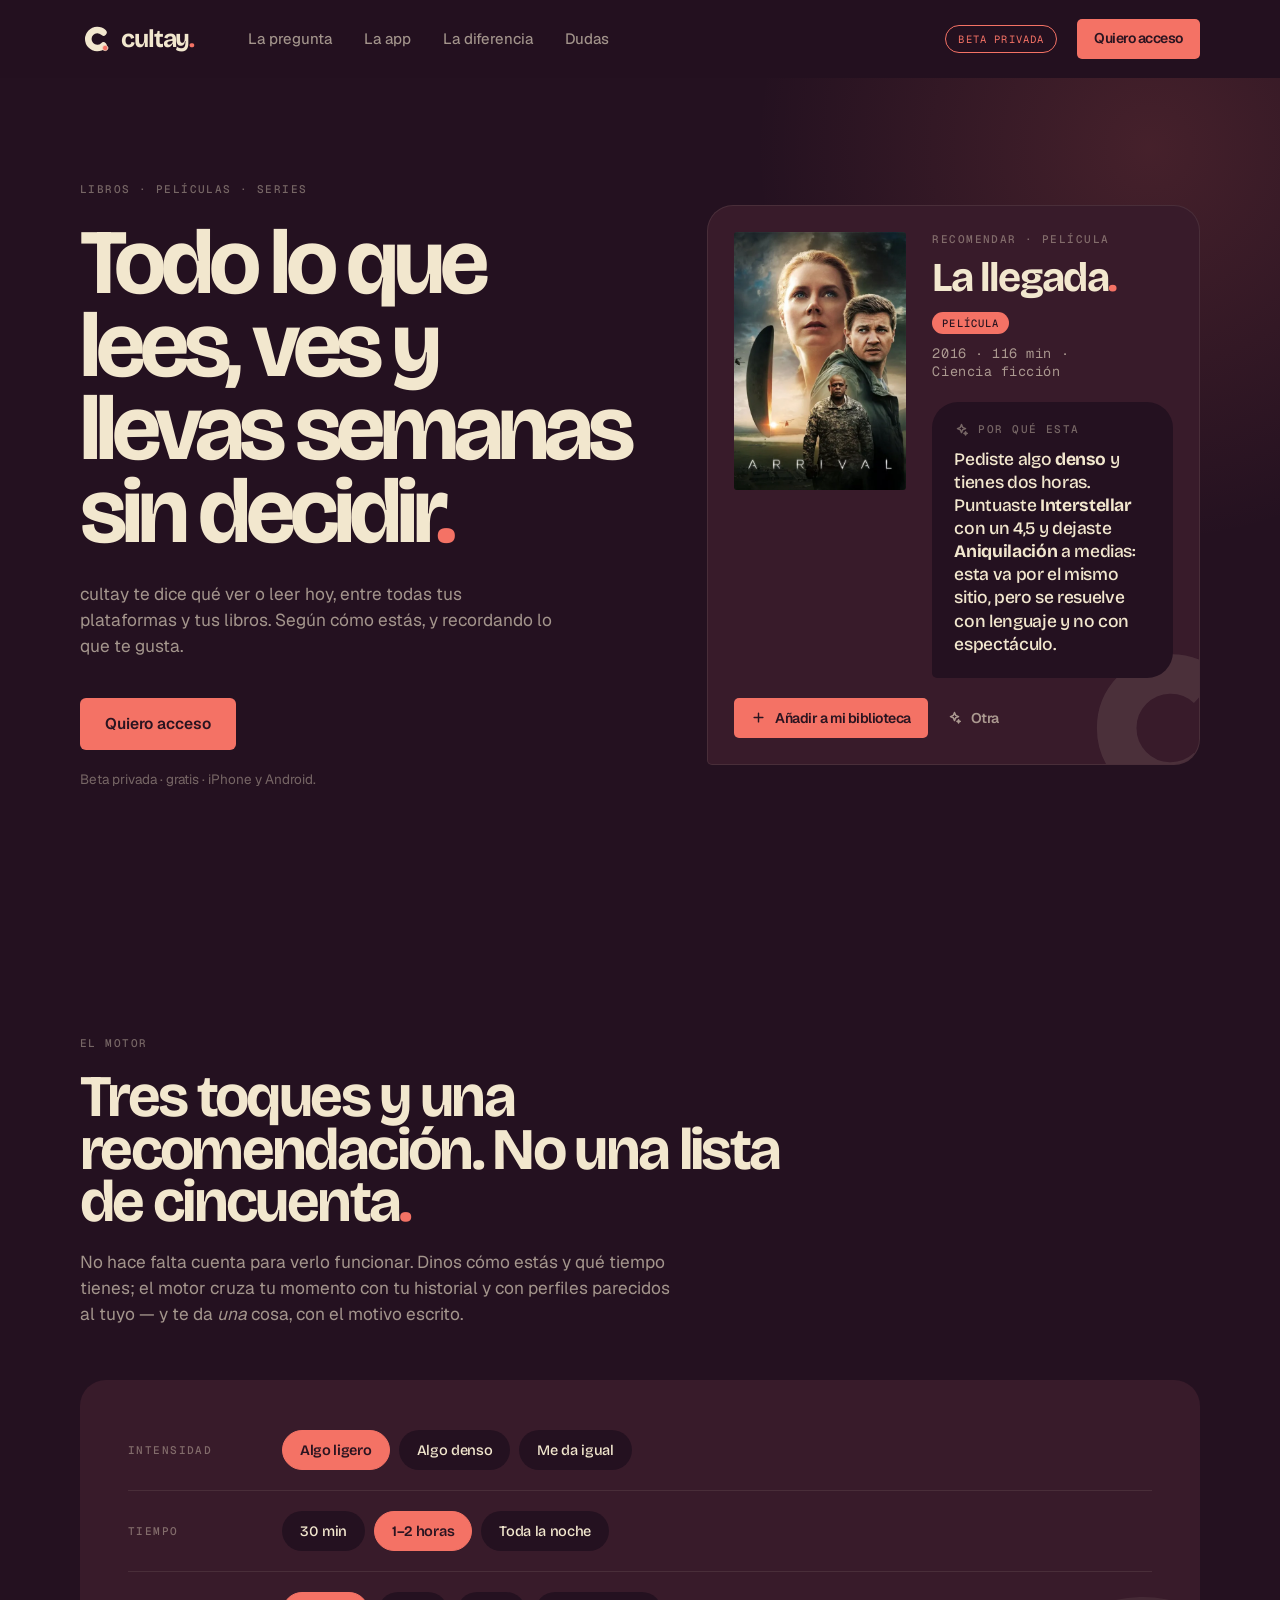
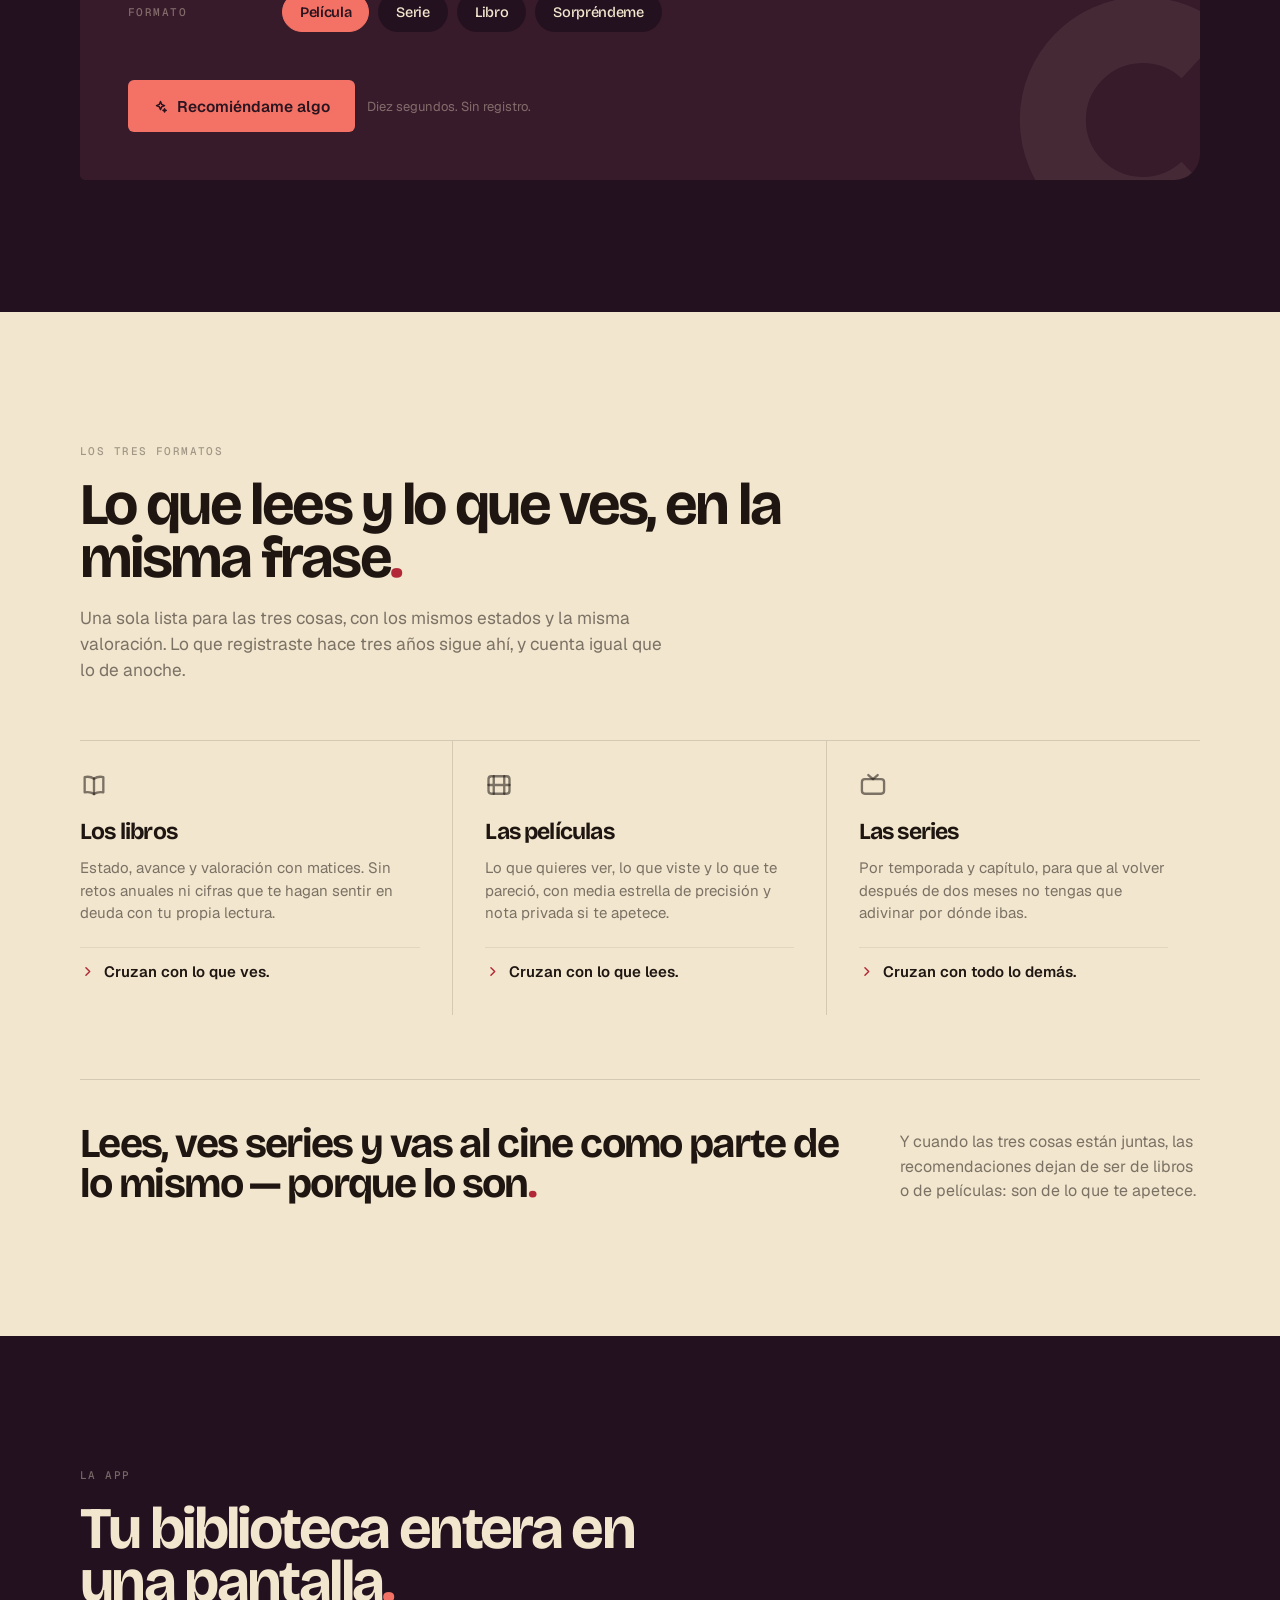
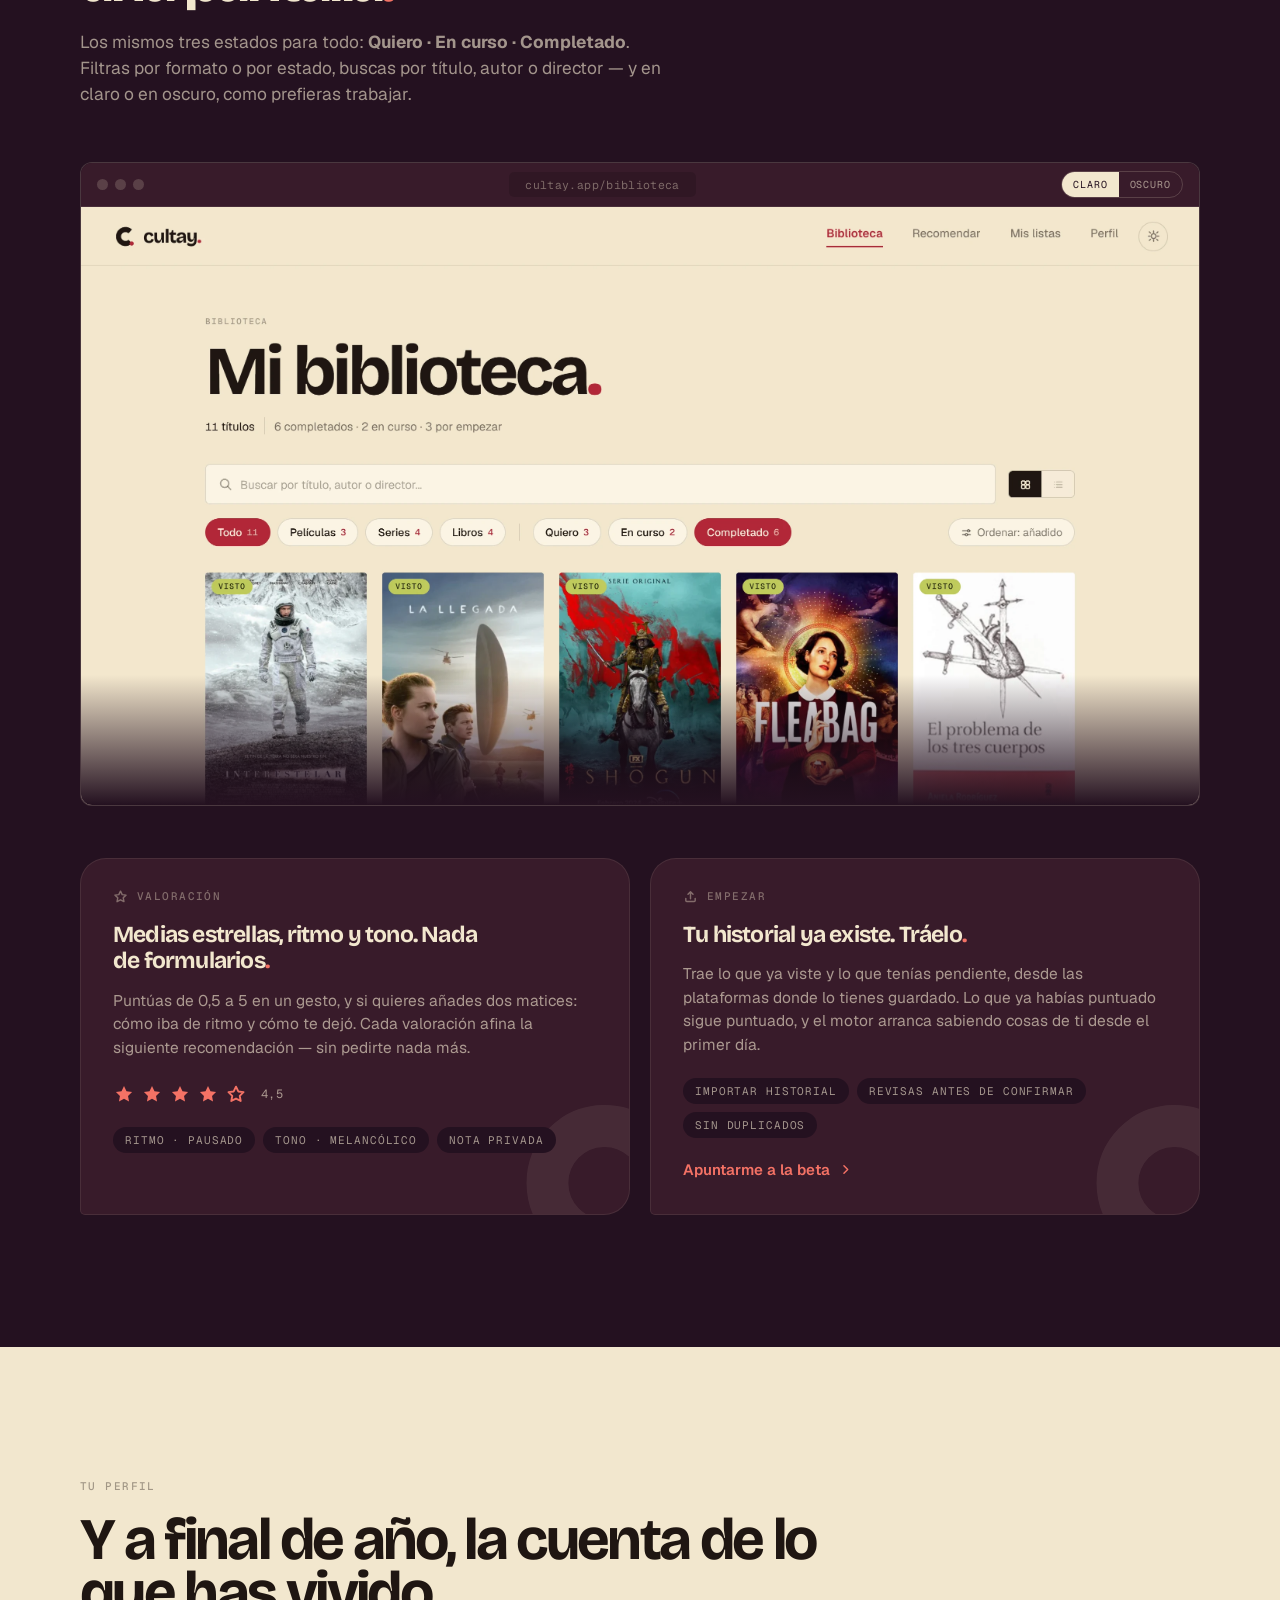
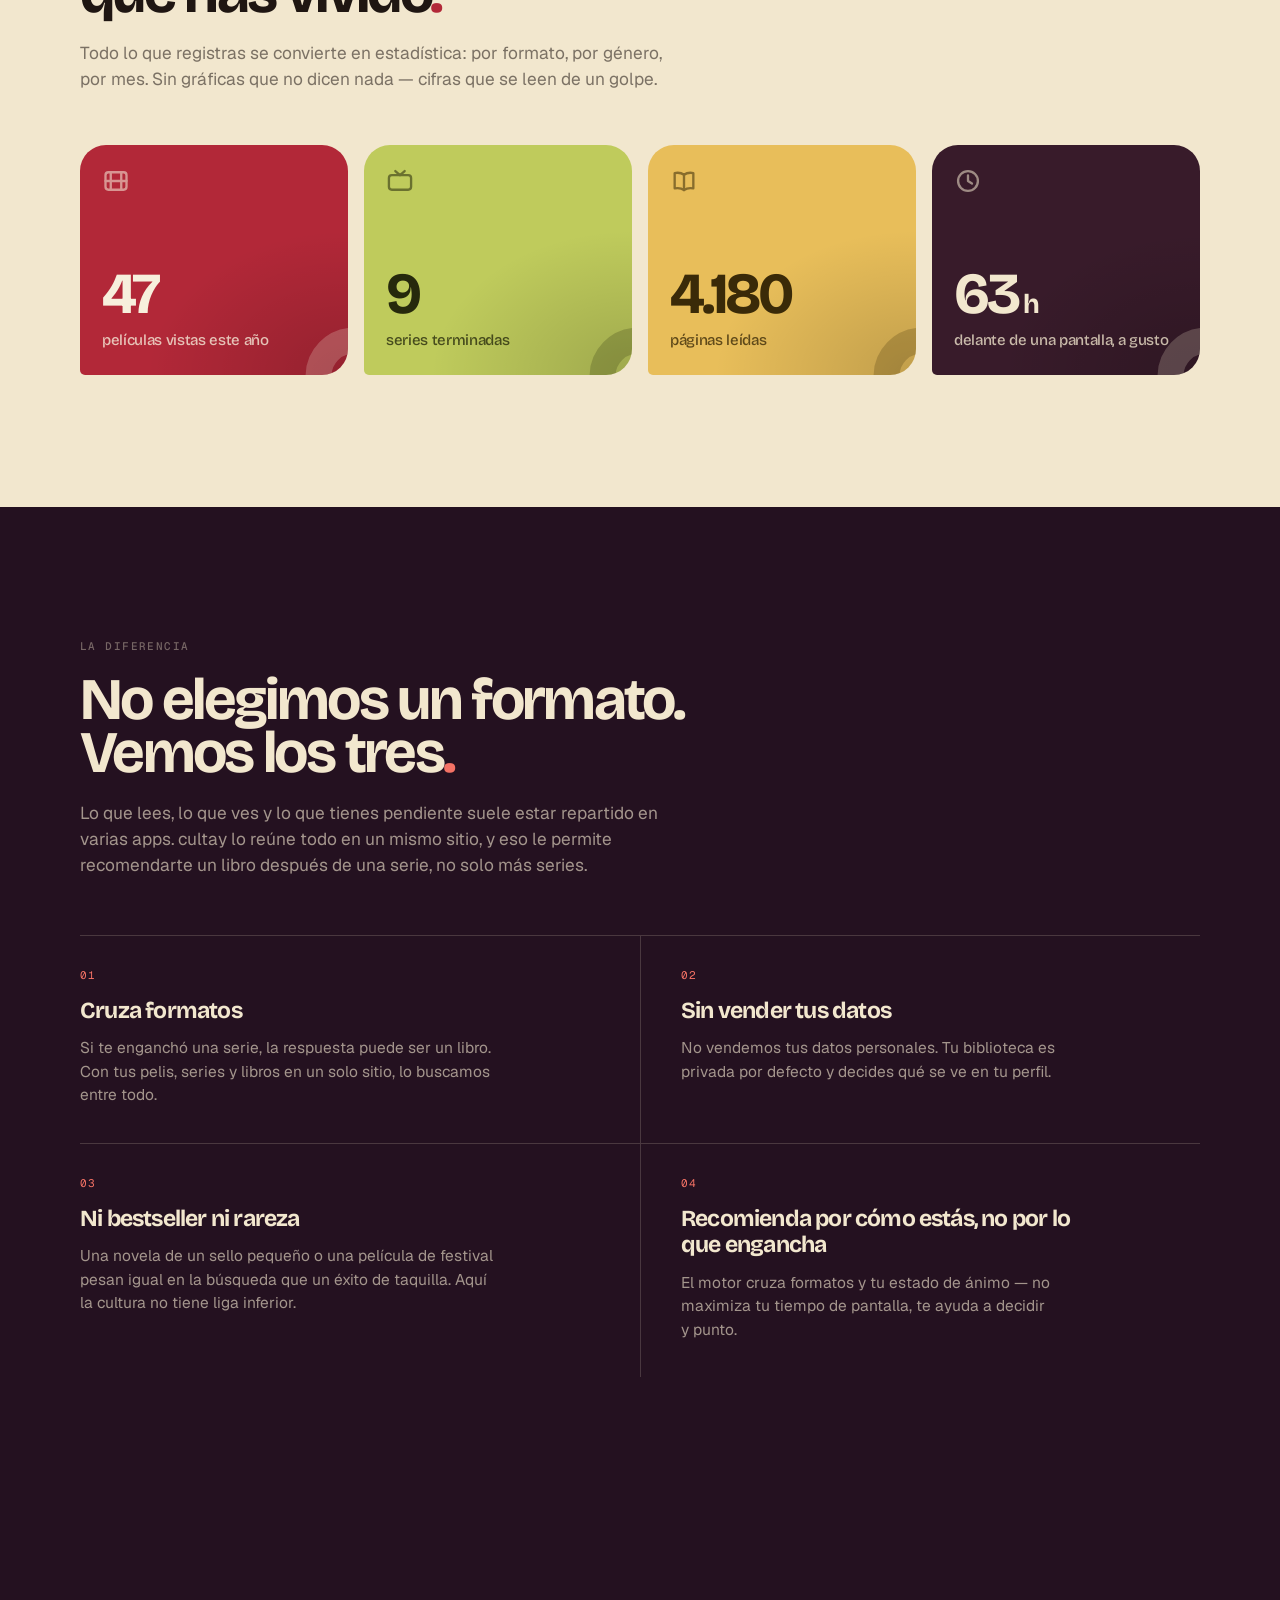
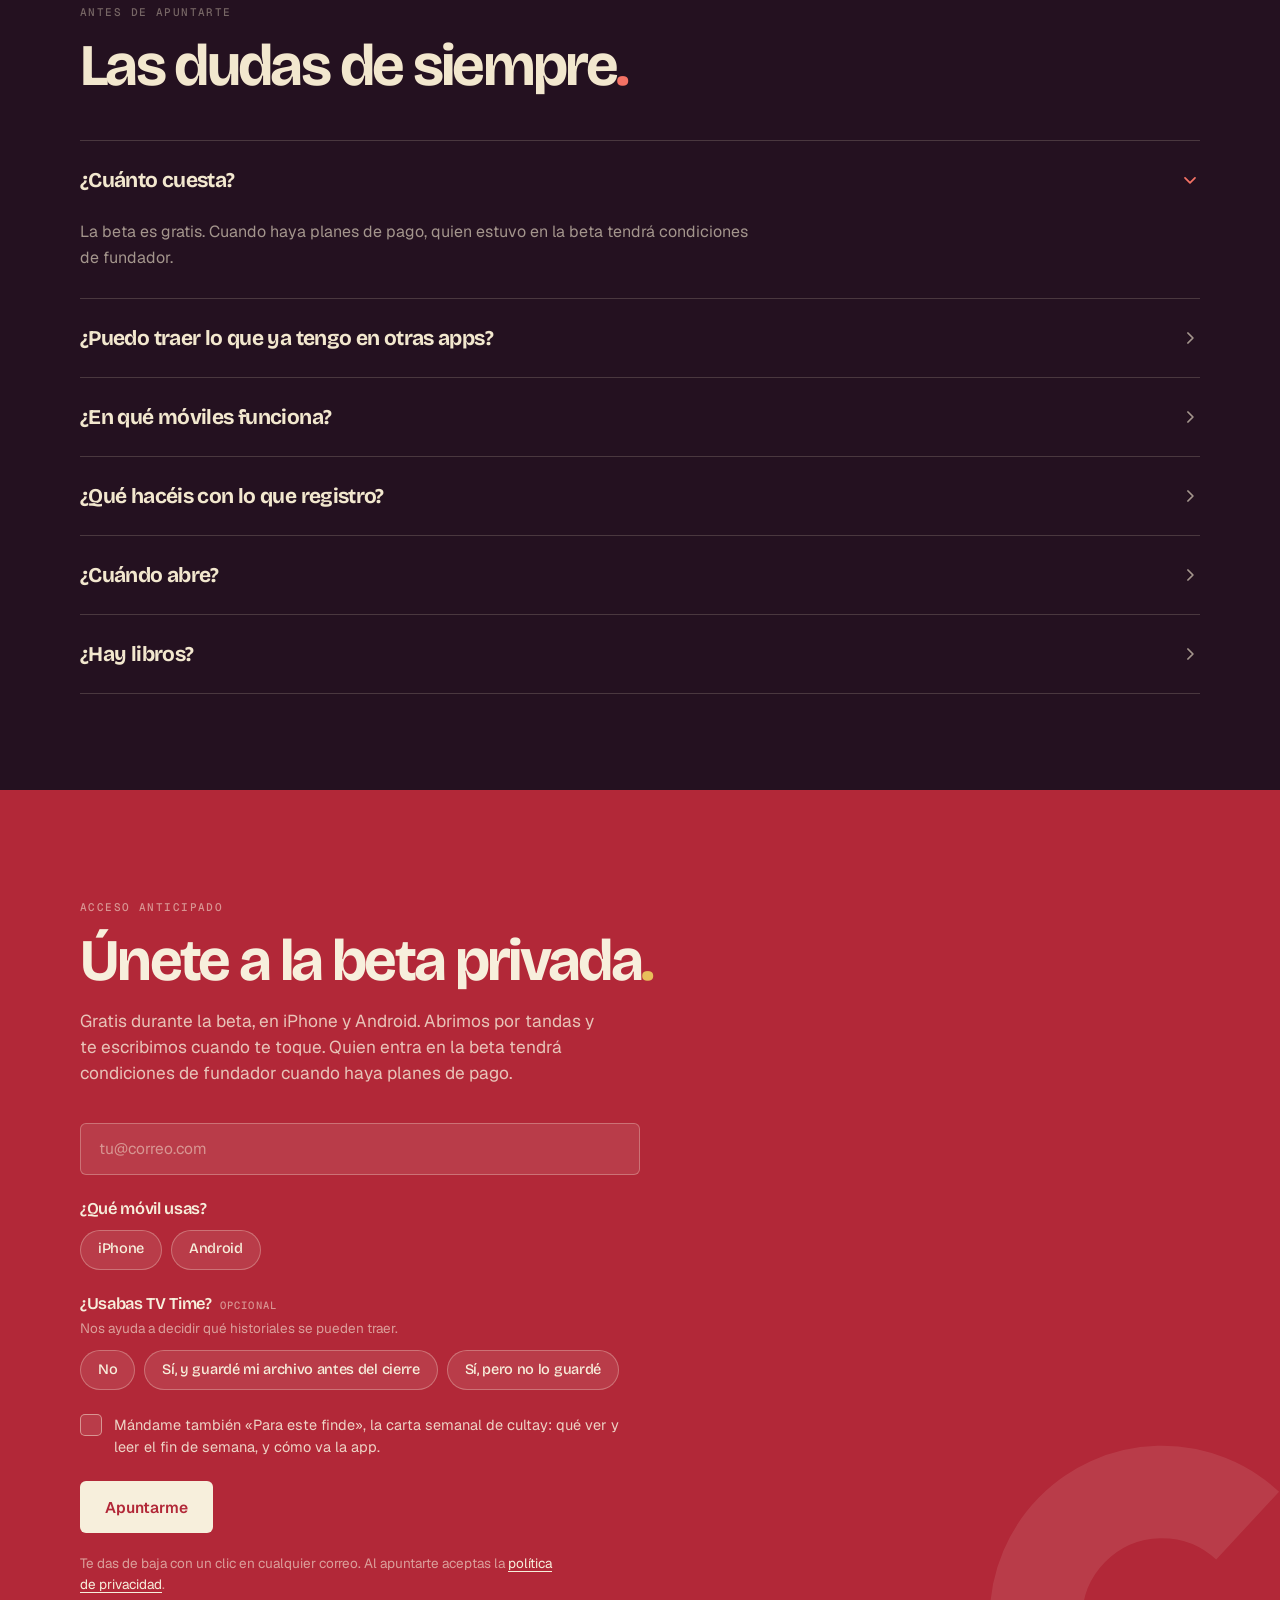
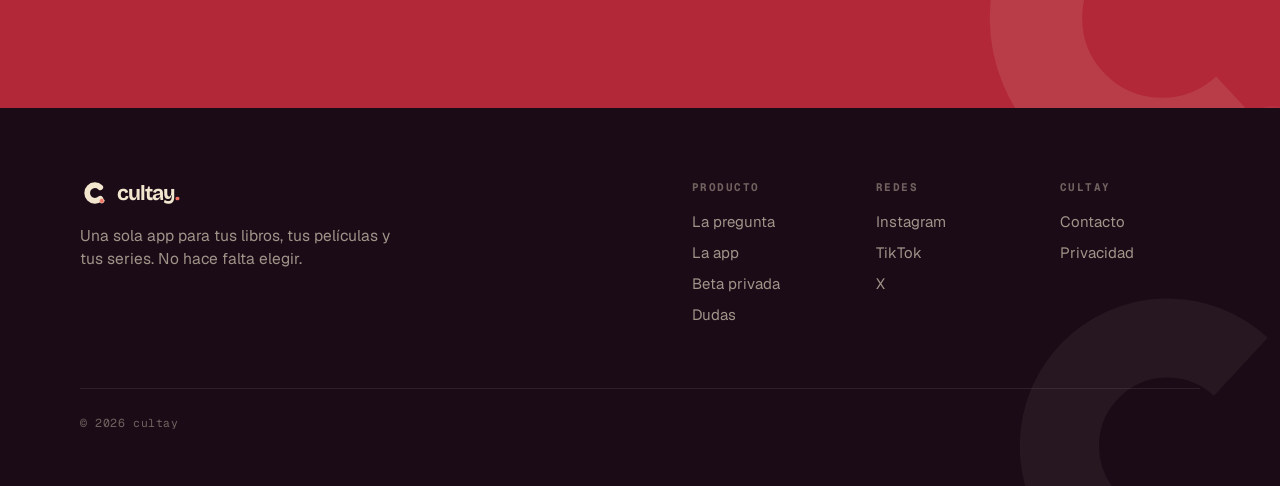
<file: index.html>
<!DOCTYPE html>
<html lang="es">
<head>
<meta charset="utf-8">
<meta name="viewport" content="width=device-width, initial-scale=1">
<title>cultay. — Todo lo que lees, ves y llevas semanas sin decidir.</title>
<meta name="description" content="cultay reúne tus libros, películas y series en un solo sitio — y te dice qué ver o leer esta noche según cómo estás hoy.">
<link rel="canonical" href="https://cultay.com/">
<meta property="og:title" content="cultay. — Todo lo que lees, ves y llevas semanas sin decidir.">
<meta property="og:description" content="cultay reúne tus libros, películas y series en un solo sitio — y te dice qué ver o leer esta noche según cómo estás hoy.">
<meta property="og:type" content="website">
<meta property="og:url" content="https://cultay.com/">
<meta property="og:image" content="https://cultay.com/og-cultay-1200x630.png">
<meta name="twitter:card" content="summary_large_image">
<link rel="icon" type="image/svg+xml" href="favicon.svg">
<link rel="icon" type="image/png" href="favicon.png">
<link rel="apple-touch-icon" href="apple-touch-icon.png">
<link rel="preload" href="fonts/bricolage-grotesque-latin.woff2" as="font" type="font/woff2" crossorigin>
<link rel="stylesheet" href="landing.css">
<!--
  ESTADO DE ESTE ARCHIVO — ver design_handoff_landing/IMPLEMENTACION.md antes de tocarlo.
  Portadas reales ya incorporadas (30 ago 2026, /covers/, 16 títulos) — image-slot.js
  retirado del todo.
  Captura real de /biblioteca en la sección "La app" ya integrada (31 ago 2026,
  /shots/biblioteca-{light,dark}.webp) — maqueta HTML (#appMock), fitShot() y --croph
  retirados del todo.
  Confirmado por Marta (30 ago 2026): TikTok/X del footer son reales y con contenido;
  catálogo de títulos de ejemplo se mantiene tal cual.
  Textos de la campaña aplicados el 5 oct 2026 (negocio, bloque 1, S2).
-->
<link rel="preload" as="image" href="covers/arrival.webp" fetchpriority="high">
</head>
<body>
<svg width="0" height="0" style="position:absolute" aria-hidden="true"><defs>
<symbol id="i-mark" viewBox="0 0 100 100"><path d="M 78 28 A 30 30 0 1 0 78 72" fill="none" stroke="currentColor" stroke-width="22"></path><circle cx="84" cy="80" r="9" fill="var(--primary)"></circle></symbol>
<symbol id="i-film" viewBox="0 0 24 24"><rect x="3" y="4.5" width="18" height="15" rx="2.5"></rect><path d="M7.5 4.5v15M16.5 4.5v15M3 12h18"></path></symbol>
<symbol id="i-tv" viewBox="0 0 24 24"><rect x="2.5" y="7" width="19" height="12.5" rx="2.5"></rect><path d="M8 3.5 12 7l4-3.5"></path></symbol>
<symbol id="i-book" viewBox="0 0 24 24"><path d="M12 6.6C9.9 5.1 7.1 4.6 4 5.2v13.1c3.1-.6 5.9-.1 8 1.4 2.1-1.5 4.9-2 8-1.4V5.2c-3.1-.6-5.9-.1-8 1.4Z"></path><path d="M12 6.6v13.1"></path></symbol>
<symbol id="i-sparkle" viewBox="0 0 24 24"><path d="M12 4l1.9 4.6 4.6 1.9-4.6 1.9L12 17l-1.9-4.6L5.5 10.5l4.6-1.9Z"></path><path d="M18.5 15.5l.8 1.9 1.9.8-1.9.8-.8 1.9-.8-1.9-1.9-.8 1.9-.8Z"></path></symbol>
<symbol id="i-search" viewBox="0 0 24 24"><circle cx="10.8" cy="10.8" r="6.3"></circle><path d="m15.5 15.5 4.5 4.5"></path></symbol>
<symbol id="i-grid" viewBox="0 0 24 24"><rect x="4" y="4.5" width="7" height="7" rx="1.6"></rect><rect x="13" y="4.5" width="7" height="7" rx="1.6"></rect><rect x="4" y="13" width="7" height="7" rx="1.6"></rect><rect x="13" y="13" width="7" height="7" rx="1.6"></rect></symbol>
<symbol id="i-list" viewBox="0 0 24 24"><path d="M9 6.5h11M9 12h11M9 17.5h11M4.4 6.5h.1M4.4 12h.1M4.4 17.5h.1"></path></symbol>
<symbol id="i-sliders" viewBox="0 0 24 24"><path d="M4 8h10M18.5 8H20M4 16h5.5M14 16h6"></path><circle cx="16.2" cy="8" r="2.3"></circle><circle cx="11.8" cy="16" r="2.3"></circle></symbol>
<symbol id="i-plus" viewBox="0 0 24 24"><path d="M12 5v14M5 12h14"></path></symbol>
<symbol id="i-check" viewBox="0 0 24 24"><path d="m5.5 12.5 4.2 4.2 8.8-9.4"></path></symbol>
<symbol id="i-star" viewBox="0 0 24 24"><path d="m12 4 2.5 5.2 5.7.8-4.1 4 1 5.6L12 17l-5.1 2.6 1-5.6-4.1-4 5.7-.8Z"></path></symbol>
<symbol id="i-starfill" viewBox="0 0 24 24"><path d="m12 3.4 2.7 5.6 6.1.8-4.4 4.3 1.1 6.1L12 17.3l-5.5 2.9 1.1-6.1-4.4-4.3 6.1-.8Z"></path></symbol>
<symbol id="i-chev" viewBox="0 0 24 24"><path d="m9.5 6 6 6-6 6"></path></symbol>
<symbol id="i-upload" viewBox="0 0 24 24"><path d="M12 15.5V4.5M8 8.5l4-4 4 4"></path><path d="M4.5 15v3.5A1.5 1.5 0 0 0 6 20h12a1.5 1.5 0 0 0 1.5-1.5V15"></path></symbol>
<symbol id="i-bookmark" viewBox="0 0 24 24"><path d="M6.5 4.5h11v15L12 15.6 6.5 19.5Z"></path></symbol>
<symbol id="i-clock" viewBox="0 0 24 24"><circle cx="12" cy="12" r="8.5"></circle><path d="M12 7.2V12l3.4 2.2"></path></symbol>
<symbol id="i-user" viewBox="0 0 24 24"><circle cx="12" cy="8.5" r="3.8"></circle><path d="M5 20c1.3-3.3 4-4.9 7-4.9s5.7 1.6 7 4.9"></path></symbol>
<symbol id="i-share" viewBox="0 0 24 24"><circle cx="6.5" cy="12" r="2.4"></circle><circle cx="17.5" cy="6.5" r="2.4"></circle><circle cx="17.5" cy="17.5" r="2.4"></circle><path d="m8.7 10.9 6.6-3.3M8.7 13.1l6.6 3.3"></path></symbol>
</defs></svg>

<!-- ═══ NAV ═══ -->
<nav class="nav" id="nav">
  <div class="wrap">
    <a class="brand" href="#top"><svg class="ic" style="width:30px;height:30px" viewBox="0 0 100 100"><use href="#i-mark"></use></svg><span class="wm">cultay<i>.</i></span></a>
    <div class="navlinks"><a href="#demo">La pregunta</a><a href="#app">La app</a><a href="#diferencia">La diferencia</a><a href="#faq">Dudas</a></div>
    <div class="navr"><span class="pill">Beta privada</span><a class="btn p sm" href="#beta">Quiero acceso</a></div>
  </div>
</nav>

<!-- ═══ 01 · HERO ═══ -->
<header class="band hero" id="top">
  <div class="glow"></div>
  <div class="wrap grid">
    <div>
      <div class="cap">Libros · Películas · Series</div>
      <h1 class="d xl">Todo lo que lees, ves y llevas semanas sin decidir<i>.</i></h1>
      <p class="lead">cultay te dice qué ver o leer hoy, entre todas tus plataformas y tus libros. Según cómo estás, y recordando lo que te gusta.</p>
      <div class="acts"><a class="btn p" href="#beta">Quiero acceso</a></div>
      <p class="fine">Beta privada · gratis · iPhone y Android.</p>
    </div>
    <div class="result">
      <svg class="gm" viewBox="0 0 100 100"><use href="#i-mark"></use></svg>
      <div class="rgrid">
        <div class="cover"><img src="covers/arrival.webp" alt="Portada de La llegada" width="500" height="750" loading="eager" fetchpriority="high"></div>
        <div>
          <div class="cap">Recomendar · película</div>
          <h2 class="d md" style="margin-top:12px">La llegada<i>.</i></h2>
          <div class="rmeta"><span class="ttag pelicula">Película</span>2016 · 116 min · Ciencia ficción</div>
          <div class="why">
            <div class="cap"><svg class="ic s"><use href="#i-sparkle"></use></svg>Por qué esta</div>
            <p>Pediste algo <b>denso</b> y tienes dos horas. Puntuaste <b>Interstellar</b> con un 4,5 y dejaste <b>Aniquilación</b> a medias: esta va por el mismo sitio, pero se resuelve con lenguaje y no con espectáculo.</p>
          </div>
        </div>
      </div>
        <div class="ract"><button class="btn p sm" type="button" tabindex="-1" aria-hidden="true"><svg class="ic s"><use href="#i-plus"></use></svg>Añadir a mi biblioteca</button><button class="btn g sm" type="button" tabindex="-1" aria-hidden="true"><svg class="ic s"><use href="#i-sparkle"></use></svg>Otra</button></div>
    </div>
  </div>
</header>

<!-- ═══ 02 · DEMO ═══ -->
<section class="band sec" id="demo">
  <div class="wrap">
    <div class="head">
      <div class="cap">El motor</div>
      <h2 class="d lg">Tres toques y una recomendación. No una lista de cincuenta<i>.</i></h2>
      <p class="lead">No hace falta cuenta para verlo funcionar. Dinos cómo estás y qué tiempo tienes; el motor cruza tu momento con tu historial y con perfiles parecidos al tuyo — y te da <em>una</em> cosa, con el motivo escrito.</p>
    </div>
    <div class="demo">
      <svg class="gm" viewBox="0 0 100 100"><use href="#i-mark"></use></svg>
      <div class="qrow"><div class="cap" id="lbl-mood">Intensidad</div><div class="chips" data-group="mood" role="group" aria-labelledby="lbl-mood"><button class="chip" aria-pressed="true" data-v="ligero" data-s="Ligero">Algo ligero</button><button class="chip" data-v="denso" data-s="Denso">Algo denso</button><button class="chip" data-v="igual" data-s="Sin filtro">Me da igual</button></div></div>
      <div class="qrow"><div class="cap" id="lbl-time">Tiempo</div><div class="chips" data-group="time" role="group" aria-labelledby="lbl-time"><button class="chip" data-v="t30" data-s="30 min">30 min</button><button class="chip" aria-pressed="true" data-v="t120" data-s="1–2 h">1–2 horas</button><button class="chip" data-v="tnight" data-s="Toda la noche">Toda la noche</button></div></div>
      <div class="qrow"><div class="cap" id="lbl-kind">Formato</div><div class="chips" data-group="kind" role="group" aria-labelledby="lbl-kind"><button class="chip" aria-pressed="true" data-v="pelicula" data-s="Película">Película</button><button class="chip" data-v="serie" data-s="Serie">Serie</button><button class="chip" data-v="libro" data-s="Libro">Libro</button><button class="chip" data-v="sorpresa" data-s="Sorpresa">Sorpréndeme</button></div></div>
      <div class="acts"><button class="btn p" id="goBtn"><svg class="ic s"><use href="#i-sparkle"></use></svg>Recomiéndame algo</button><span class="fine">Diez segundos. Sin registro.</span></div>
      <div id="demoResult" hidden aria-live="polite">
        <div class="dres">
          <div class="cover"><img id="demoCover" src="covers/aftersun.webp" alt="" width="500" height="750" loading="lazy"></div>
          <div>
            <div class="cap" id="dCap">Resultado</div>
            <h3 class="d md" id="dTitle" style="margin-top:12px">—</h3>
            <div class="rmeta"><span class="ttag pelicula" id="dDot">Película</span><span id="dMeta">—</span></div>
            <div class="why">
              <div class="cap"><svg class="ic s"><use href="#i-sparkle"></use></svg>Por qué esta</div>
              <p id="dWhy">—</p>
            </div>
            <div class="ract"><button class="btn o sm"><svg class="ic s"><use href="#i-bookmark"></use></svg>Guardar</button><button class="btn g sm" id="againBtn"><svg class="ic s"><use href="#i-sparkle"></use></svg>Otra recomendación</button></div>
          </div>
        </div>
      </div>
    </div>
  </div>
</section>

<!-- ═══ 03 · PROBLEMA (banda clara) ═══ -->
<section class="band hueso sec">
  <div class="wrap">
    <div class="head">
      <div class="cap">Los tres formatos</div>
      <h2 class="d lg">Lo que lees y lo que ves, en la misma frase<i>.</i></h2>
      <p class="lead">Una sola lista para las tres cosas, con los mismos estados y la misma valoración. Lo que registraste hace tres años sigue ahí, y cuenta igual que lo de anoche.</p>
    </div>
    <div class="rivals">
      <div class="rival"><svg class="ic b"><use href="#i-book"></use></svg><h3 class="d sm">Los libros</h3><p>Estado, avance y valoración con matices. Sin retos anuales ni cifras que te hagan sentir en deuda con tu propia lectura.</p><div class="lack"><svg class="ic s"><use href="#i-chev"></use></svg>Cruzan con lo que ves.</div></div>
      <div class="rival"><svg class="ic b"><use href="#i-film"></use></svg><h3 class="d sm">Las películas</h3><p>Lo que quieres ver, lo que viste y lo que te pareció, con media estrella de precisión y nota privada si te apetece.</p><div class="lack"><svg class="ic s"><use href="#i-chev"></use></svg>Cruzan con lo que lees.</div></div>
      <div class="rival"><svg class="ic b"><use href="#i-tv"></use></svg><h3 class="d sm">Las series</h3><p>Por temporada y capítulo, para que al volver después de dos meses no tengas que adivinar por dónde ibas.</p><div class="lack"><svg class="ic s"><use href="#i-chev"></use></svg>Cruzan con todo lo demás.</div></div>
    </div>
    <div class="punch">
      <h3 class="d md">Lees, ves series y vas al cine como parte de lo mismo — porque lo son<i>.</i></h3>
      <p>Y cuando las tres cosas están juntas, las recomendaciones dejan de ser de libros o de películas: son de lo que te apetece.</p>
    </div>
  </div>
</section>

<!-- ═══ 04 · LA APP ═══ -->
<section class="band sec" id="app">
  <div class="wrap">
    <div class="head">
      <div class="cap">La app</div>
      <h2 class="d lg">Tu biblioteca entera en una pantalla<i>.</i></h2>
      <p class="lead">Los mismos tres estados para todo: <b>Quiero · En curso · Completado</b>. Filtras por formato o por estado, buscas por título, autor o director — y en claro o en oscuro, como prefieras trabajar.</p>
    </div>
    <div class="shot">
      <div class="shotbar">
        <div class="dots"><i></i><i></i><i></i></div>
        <div class="url">cultay.app/biblioteca</div>
        <div class="tswitch" id="tsw"><button aria-pressed="true" data-t="light">Claro</button><button data-t="dark">Oscuro</button></div>
      </div>
      <div class="viewport">
        <img id="appShot" class="appshot" src="shots/biblioteca-light.webp" width="1440" height="1342" alt="La biblioteca de cultay: portadas, estados y filtros por título, autor o director." loading="lazy" decoding="async">
        <div class="fade"></div>
      </div>
    </div>
    <div class="duo">
      <div class="pane">
        <svg class="gm" viewBox="0 0 100 100"><use href="#i-mark"></use></svg>
        <div class="cap"><svg class="ic s"><use href="#i-starfill"></use></svg>Valoración</div>
        <h3 class="d sm">Medias estrellas, ritmo y tono. Nada de formularios<i>.</i></h3>
        <p>Puntúas de 0,5 a 5 en un gesto, y si quieres añades dos matices: cómo iba de ritmo y cómo te dejó. Cada valoración afina la siguiente recomendación — sin pedirte nada más.</p>
        <div class="stars"><svg class="ic fill"><use href="#i-starfill"></use></svg><svg class="ic fill"><use href="#i-starfill"></use></svg><svg class="ic fill"><use href="#i-starfill"></use></svg><svg class="ic fill"><use href="#i-starfill"></use></svg><svg class="ic"><use href="#i-star"></use></svg><em>4,5</em></div>
        <div class="tags"><span class="tag">Ritmo · pausado</span><span class="tag">Tono · melancólico</span><span class="tag">Nota privada</span></div>
      </div>
      <div class="pane">
        <svg class="gm" viewBox="0 0 100 100"><use href="#i-mark"></use></svg>
        <div class="cap"><svg class="ic s"><use href="#i-upload"></use></svg>Empezar</div>
        <h3 class="d sm">Tu historial ya existe. Tráelo<i>.</i></h3>
        <p>Trae lo que ya viste y lo que tenías pendiente, desde las plataformas donde lo tienes guardado. Lo que ya habías puntuado sigue puntuado, y el motor arranca sabiendo cosas de ti desde el primer día.</p>
        <div class="tags"><span class="tag">Importar historial</span><span class="tag">Revisas antes de confirmar</span><span class="tag">Sin duplicados</span></div>
        <a class="panelink" href="#beta">Apuntarme a la beta<svg class="ic s"><use href="#i-chev"></use></svg></a>
      </div>
    </div>
  </div>
</section>

<!-- ═══ 05 · CIFRAS (banda clara) ═══ -->
<section class="band hueso sec">
  <div class="wrap">
    <div class="head">
      <div class="cap">Tu perfil</div>
      <h2 class="d lg">Y a final de año, la cuenta de lo que has vivido<i>.</i></h2>
      <p class="lead">Todo lo que registras se convierte en estadística: por formato, por género, por mes. Sin gráficas que no dicen nada — cifras que se leen de un golpe.</p>
    </div>
    <div class="tiles">
      <div class="tile pelis"><svg class="gm" viewBox="0 0 100 100"><use href="#i-mark"></use></svg><svg class="ic b"><use href="#i-film"></use></svg><div class="num">47</div><div class="lab">películas vistas este año</div></div>
      <div class="tile series"><svg class="gm" viewBox="0 0 100 100"><use href="#i-mark"></use></svg><svg class="ic b"><use href="#i-tv"></use></svg><div class="num">9</div><div class="lab">series terminadas</div></div>
      <div class="tile libros"><svg class="gm" viewBox="0 0 100 100"><use href="#i-mark"></use></svg><svg class="ic b"><use href="#i-book"></use></svg><div class="num">4.180</div><div class="lab">páginas leídas</div></div>
      <div class="tile lectura"><svg class="gm" viewBox="0 0 100 100"><use href="#i-mark"></use></svg><svg class="ic b"><use href="#i-clock"></use></svg><div class="num">63<span> h</span></div><div class="lab">delante de una pantalla, a gusto</div></div>
    </div>
  </div>
</section>

<!-- ═══ 06 · LA DIFERENCIA ═══ -->
<section class="band sec" id="diferencia">
  <div class="wrap">
    <div class="head">
      <div class="cap">La diferencia</div>
      <h2 class="d lg">No elegimos un formato. Vemos los tres<i>.</i></h2>
      <p class="lead">Lo que lees, lo que ves y lo que tienes pendiente suele estar repartido en varias apps. cultay lo reúne todo en un mismo sitio, y eso le permite recomendarte un libro después de una serie, no solo más series.</p>
    </div>
    <div class="four">
      <div class="pt"><div class="k">01</div><h3 class="d sm">Cruza formatos</h3><p>Si te enganchó una serie, la respuesta puede ser un libro. Con tus pelis, series y libros en un solo sitio, lo buscamos entre todo.</p></div>
      <div class="pt"><div class="k">02</div><h3 class="d sm">Sin vender tus datos</h3><p>No vendemos tus datos personales. Tu biblioteca es privada por defecto y decides qué se ve en tu perfil.</p></div>
      <div class="pt"><div class="k">03</div><h3 class="d sm">Ni bestseller ni rareza</h3><p>Una novela de un sello pequeño o una película de festival pesan igual en la búsqueda que un éxito de taquilla. Aquí la cultura no tiene liga inferior.</p></div>
      <div class="pt"><div class="k">04</div><h3 class="d sm">Recomienda por cómo estás, no por lo que engancha</h3><p>El motor cruza formatos y tu estado de ánimo — no maximiza tu tiempo de pantalla, te ayuda a decidir y punto.</p></div>
    </div>
  </div>
</section>

<!-- ═══ 07 · FAQ ═══ -->
<section class="band sec tight" id="faq">
  <div class="wrap">
    <div class="head">
      <div class="cap">Antes de apuntarte</div>
      <h2 class="d lg">Las dudas de siempre<i>.</i></h2>
    </div>
    <div class="faq">
      <details open><summary>¿Cuánto cuesta?<svg class="ic"><use href="#i-chev"></use></svg></summary><p>La beta es gratis. Cuando haya planes de pago, quien estuvo en la beta tendrá condiciones de fundador.</p></details>
      <details><summary>¿Puedo traer lo que ya tengo en otras apps?<svg class="ic"><use href="#i-chev"></use></svg></summary><p>Sí. Puedes traer lo que ya viste y lo que tenías pendiente, desde las plataformas donde lo tienes guardado. Te guiamos paso a paso, revisas lo que vamos a importar antes de confirmar, y no se crean duplicados si lo haces dos veces.</p></details>
      <details><summary>¿En qué móviles funciona?<svg class="ic"><use href="#i-chev"></use></svg></summary><p>En iPhone y en Android, y también desde el navegador, en cultay.com. Te explicamos cómo instalarla cuando te toque.</p></details>
      <details><summary>¿Qué hacéis con lo que registro?<svg class="ic"><use href="#i-chev"></use></svg></summary><p>Sirve para recomendarte mejor y para tus estadísticas. No se vende, no se cede a anunciantes y no hay perfilado publicitario. Tu biblioteca es privada salvo lo que tú decidas hacer público en tu perfil, y puedes exportarla o borrarla entera cuando quieras.</p></details>
      <details><summary>¿Cuándo abre?<svg class="ic"><use href="#i-chev"></use></svg></summary><p>Abrimos por tandas para no romper nada. Te escribimos cuando te toque, con los pasos para instalarla.</p></details>
      <details><summary>¿Hay libros?<svg class="ic"><use href="#i-chev"></use></svg></summary><p>Sí. Hoy cultay es fuerte en pelis y series, y el catálogo de libros crece cada semana.</p></details>
    </div>
  </div>
</section>

<!-- ═══ 08 · CTA ═══ -->
<section class="band cta" id="beta">
  <svg class="gm" viewBox="0 0 100 100"><use href="#i-mark"></use></svg>
  <div class="wrap">
    <div class="cap">Acceso anticipado</div>
    <h2 class="d lg" style="margin-top:20px;max-width:640px">Únete a la beta privada<i>.</i></h2>
    <p class="lead">Gratis durante la beta, en iPhone y Android. Abrimos por tandas y te escribimos cuando te toque. Quien entra en la beta tendrá condiciones de fundador cuando haya planes de pago.</p>
    <form class="form" id="betaForm">
      <label class="email"><input type="email" name="email_address" placeholder="tu@correo.com" required autocomplete="email" aria-label="Tu correo"></label>
      <fieldset class="fset" id="fsMovil" aria-required="true" aria-describedby="movilError">
        <legend>¿Qué móvil usas?</legend>
        <div class="opts">
          <label class="opt"><input type="radio" name="fields[movil]" value="iphone"><span>iPhone</span></label>
          <label class="opt"><input type="radio" name="fields[movil]" value="android"><span>Android</span></label>
        </div>
        <p class="ferr" id="movilError" role="alert">Elige iPhone o Android para apuntarte.</p>
      </fieldset>
      <fieldset class="fset" aria-describedby="tvTimeHelp">
        <legend>¿Usabas TV Time?<span class="opc">Opcional</span></legend>
        <p class="fhelp" id="tvTimeHelp">Nos ayuda a decidir qué historiales se pueden traer.</p>
        <div class="opts">
          <label class="opt"><input type="radio" name="fields[tv_time]" value="no"><span>No</span></label>
          <label class="opt"><input type="radio" name="fields[tv_time]" value="si_archivo"><span>Sí, y guardé mi archivo antes del cierre</span></label>
          <label class="opt"><input type="radio" name="fields[tv_time]" value="si_sin_archivo"><span>Sí, pero no lo guardé</span></label>
        </div>
      </fieldset>
      <label class="fcheck"><input type="checkbox" name="fields[carta]" value="si"><span>Mándame también «Para este finde», la carta semanal de cultay: qué ver y leer el fin de semana, y cómo va la app.</span></label>
      <input type="hidden" name="fields[origen]" value="">
      <button class="btn inv" type="submit">Apuntarme</button>
    </form>
    <div class="success-msg" id="successMsg" aria-live="polite">Casi está. Revisa tu correo y confirma para guardar tu hueco.</div>
    <p class="form-error" id="formError" role="alert">No se pudo enviar. Inténtalo de nuevo en unos segundos.</p>
    <div class="counter" hidden><span class="avs"><i></i><i></i><i></i></span>— personas ya en la lista</div>
    <p class="ctafine" id="ctaFine">Te das de baja con un clic en cualquier correo. Al apuntarte aceptas la <a href="privacidad.html">política de privacidad</a>.</p>
  </div>
</section>

<!-- ═══ FOOTER ═══ -->
<footer class="foot">
  <svg class="gm" viewBox="0 0 100 100"><use href="#i-mark"></use></svg>
  <div class="wrap">
    <div class="fgrid">
      <div>
        <a class="brand" href="#top"><svg class="ic" style="width:26px;height:26px" viewBox="0 0 100 100"><use href="#i-mark"></use></svg><span class="wm" style="font-size:21px">cultay<i>.</i></span></a>
        <p class="lead" style="margin-top:18px;max-width:320px;font-size:15.5px">Una sola app para tus libros, tus películas y tus series. No hace falta elegir.</p>
      </div>
      <div><h4>Producto</h4><ul><li><a href="#demo">La pregunta</a></li><li><a href="#app">La app</a></li><li><a href="#beta">Beta privada</a></li><li><a href="#faq">Dudas</a></li></ul></div>
      <div><h4>Redes</h4><ul><li><a href="https://instagram.com/cultay.app">Instagram</a></li><li><a href="https://www.tiktok.com/@cultay.app">TikTok</a></li><li><a href="https://x.com/cultayapp">X</a></li></ul></div>
      <div><h4>cultay</h4><ul><li><a href="mailto:hello@cultay.com">Contacto</a></li><li><a href="privacidad.html">Privacidad</a></li></ul></div>
    </div>
    <div class="fbot"><span>© 2026 cultay</span></div>
  </div>
</footer>

<script>
// grupos de chips exclusivos
document.querySelectorAll('.chips[data-group]').forEach(g=>{
  g.addEventListener('click',e=>{
    const b=e.target.closest('.chip'); if(!b) return;
    g.querySelectorAll('.chip').forEach(c=>c.removeAttribute('aria-pressed'));
    b.setAttribute('aria-pressed','true');
  });
});
// ── motor de demo (datos de ejemplo) ──────────────────────────────────────
// Indexado por formato × intensidad. El tiempo se resuelve por composición:
// cada ficha lleva su duración real y la cláusula se genera para que no mienta.
const RES={
 pelicula:{
  denso:[{t:'La llegada',f:'pelicula',dur:116,m:'Película · 2016 · Ciencia ficción',w:'Puntuaste <b>Interstellar</b> con un 4,5 y dejaste <b>Aniquilación</b> a medias: esta va por el mismo sitio, pero se resuelve con lenguaje y no con espectáculo.'},
   {t:'Drive My Car',f:'pelicula',dur:179,m:'Película · 2021 · Drama',w:'Densa y sin prisa, que es lo que tienen en común las tres películas que más alto has puntuado. Ningún giro: lo que pasa, pasa en las conversaciones dentro del coche.'}],
  ligero:[{t:'Aftersun',f:'pelicula',dur:101,m:'Película · 2022 · Drama',w:'Ligera de trama, no de fondo. Valoras el <b>ritmo pausado</b> en casi todo lo que puntúas alto, y esta es exactamente eso: unas vacaciones, una cámara de vídeo y nada más.'},
   {t:'Perfect Days',f:'pelicula',dur:124,m:'Película · 2023 · Drama',w:'Aquí no hay conflicto que resolver: un hombre limpia baños en Tokio y escucha casetes. Encaja con lo que marcaste alto en <b>Éramos unos niños</b>.'}],
  igual:[{t:'Dune. Parte dos',f:'pelicula',dur:166,m:'Película · 2024 · Ciencia ficción',w:'La tienes en <b>Quiero</b> desde marzo y ya viste la primera. Sin preferencia marcada, lo más sensato es cerrar lo que empezaste.'},
   {t:'La llegada',f:'pelicula',dur:116,m:'Película · 2016 · Ciencia ficción',w:'Sin preferencia tiramos de lo que ya sabemos de ti: <b>Interstellar</b> con un 4,5 y <b>Aniquilación</b> a medias. Esta cae justo entre las dos.'}]},
 serie:{
  denso:[{t:'Severance',f:'serie',dur:50,m:'Serie · T2 E4 · en curso',w:'Densa, pero por capítulos: puedes parar cuando quieras. La tienes <b>en curso</b> desde marzo y retomarla te cuesta menos que empezar algo nuevo.'},
   {t:'Shōgun',f:'serie',dur:60,m:'Serie · 2024 · 10 capítulos',w:'Épica histórica con el <b>ritmo pausado</b> que puntúas alto, y está entera disponible: sin esperas semanales.'}],
  ligero:[{t:'Fleabag',f:'serie',dur:27,m:'Serie · 2016 · 12 capítulos',w:'Entras y sales sin compromiso, y nunca has puntuado una comedia por debajo del 4.'},
   {t:'Ted Lasso',f:'serie',dur:32,m:'Serie · 2020 · 34 capítulos',w:'Ninguna trama que haya que sostener en la cabeza entre un día y otro. Es lo contrario de <b>Severance</b>, que llevas meses sin retomar.'}],
  igual:[{t:'Shōgun',f:'serie',dur:60,m:'Serie · 2024 · 10 capítulos',w:'Sin preferencia marcada vamos a la que más encaja con tu historial: histórica, pausada y entera disponible.'},
   {t:'Pachinko',f:'serie',dur:55,m:'Serie · 2022 · 8 capítulos',w:'La marcaste como <b>Quiero</b> en enero y sigue ahí. Cruza con <b>Los detectives salvajes</b>, que puntuaste con un 4: familia, saltos de tiempo y varios idiomas a la vez.'}]},
 libro:{
  denso:[{t:'Los detectives salvajes',f:'libro',dur:0,m:'Libro · Roberto Bolaño · 609 páginas',w:'La primera parte funciona como cuento cerrado: <b>cincuenta páginas</b> y ya sabes si sigues. Llevas tres meses sin abrir un libro.'},
   {t:'El problema de los tres cuerpos',f:'libro',dur:0,m:'Libro · Liu Cixin · 432 páginas',w:'Lo tienes en la lista desde enero. Si te enganchó <b>Severance</b>, la mecánica de misterio que se va abriendo es la misma.'}],
  ligero:[{t:'Los asquerosos',f:'libro',dur:0,m:'Libro · Santiago Lorenzo · 224 páginas',w:'Corto, cómico y de frases breves. Llevas tres meses sin abrir un libro: doscientas páginas es la manera de volver.'},
   {t:'Éramos unos niños',f:'libro',dur:0,m:'Libro · Patti Smith · 304 páginas',w:'Lo puntuaste con un 4,5 y sigue siendo lo más ligero que has leído en años: memoria en capítulos cortos, se deja y se retoma sin perder el hilo.'}],
  igual:[{t:'El problema de los tres cuerpos',f:'libro',dur:0,m:'Libro · Liu Cixin · 432 páginas',w:'Lo que más pide salir de tu lista: ahí desde enero, y cruza con <b>Severance</b>, que tienes en curso.'},
   {t:'Los asquerosos',f:'libro',dur:0,m:'Libro · Santiago Lorenzo · 224 páginas',w:'Tres meses sin abrir un libro: frases cortas, doscientas páginas y ninguna exigencia. Vale como reentrada.'}]},
 sorpresa:{
  denso:[{t:'Shōgun',f:'serie',dur:60,m:'Serie · 2024 · 10 capítulos',w:'No pediste formato, así que vamos a lo que más encaja: épica histórica con el <b>ritmo pausado</b> que puntúas alto.'},
   {t:'Drive My Car',f:'pelicula',dur:179,m:'Película · 2021 · Drama',w:'No hay nada parecido en tu biblioteca: tres horas de conversaciones dentro de un coche. Es lo que más se aleja de tu patrón, y por eso te la damos.'}],
  ligero:[{t:'Perfect Days',f:'pelicula',dur:124,m:'Película · 2023 · Drama',w:'Un hombre limpia baños en Tokio y escucha casetes. No hay conflicto que resolver, y eso es justo lo que has pedido.'},
   {t:'Fleabag',f:'serie',dur:27,m:'Serie · 2016 · 12 capítulos',w:'Sin formato marcado, lo más ligero que te podemos dar. Nunca has puntuado una comedia por debajo del 4.'}],
  igual:[{t:'Aniquilación',f:'pelicula',dur:115,m:'Película · 2018 · Ciencia ficción',w:'La dejaste a medias hace dos años y encaja con lo que has puntuado desde entonces. A veces la mejor recomendación es <b>la que ya tenías empezada</b>.'},
   {t:'Pachinko',f:'serie',dur:55,m:'Serie · 2022 · 8 capítulos',w:'Sin ninguna preferencia marcada tiramos de tu lista: la marcaste como <b>Quiero</b> en enero y sigue esperando.'}]}
};
const BOOKCL={t30:'Media hora da para el primer capítulo, y se deja en cualquier página.',t120:'Con dos horas te llevas la primera parte entera.',tnight:'Con toda la noche por delante, media novela.'};
function clause(e,tk){
  if(e.f==='libro') return BOOKCL[tk];
  if(e.f==='serie'){
    if(tk==='t30') return e.dur<=35?'Media hora: un capítulo de '+e.dur+' min y a la cama.':'Media hora no da para un capítulo de '+e.dur+' min, así que queda pendiente — o pídeme algo más corto.';
    if(tk==='t120') return 'Con una o dos horas caben dos capítulos de '+e.dur+' min.';
    return 'Con toda la noche, media temporada: '+e.dur+' min por capítulo.';
  }
  if(tk==='t30') return 'Media hora no da para '+e.dur+' min, así que déjala para el finde — o pídeme algo más corto.';
  if(tk==='t120') return e.dur<=125?'Pediste una o dos horas y son '+e.dur+' min: entra justa.':'Son '+e.dur+' min, algo más de lo que pediste, pero es la que mejor encaja.';
  return 'Con toda la noche, '+e.dur+' min te dejan margen de sobra.';
}
// portada real por título — mismo catálogo de 16 imágenes que cubre hero + demo + maqueta
const COVERS={
  'La llegada':'arrival.webp','Drive My Car':'drive_my_car.webp','Aftersun':'aftersun.webp',
  'Perfect Days':'perfect_days.webp','Dune. Parte dos':'dune_part_two.webp','Severance':'severance.webp',
  'Shōgun':'shogun.webp','Fleabag':'fleabag.webp','Ted Lasso':'ted_lasso.webp','Pachinko':'pachinko.webp',
  'Los detectives salvajes':'los_detectives_salvajes.webp','El problema de los tres cuerpos':'el_problema_de_los_tres_cuerpos.webp',
  'Los asquerosos':'los_asquerosos.webp','Éramos unos niños':'eramos_unos_ninos.webp','Aniquilación':'annihilation.webp'
};
const pick=g=>document.querySelector('.chips[data-group='+g+'] .chip[aria-pressed=true]');
const seen={};
function recommend(){
  const k=pick('kind'),mo=pick('mood'),ti=pick('time');
  const kind=k.dataset.v,mood=mo.dataset.v,tk=ti.dataset.v;
  const set=RES[kind][mood],key=kind+'|'+mood;
  seen[key]=(seen[key]||0);
  const e=set[seen[key]%set.length];seen[key]++;
  document.getElementById('dCap').textContent='Recomendar · '+k.dataset.s+' · '+mo.dataset.s+' · '+ti.dataset.s;
  document.getElementById('dTitle').innerHTML=e.t+'<i>.</i>';
  const TYPELABEL={pelicula:'Película',serie:'Serie',libro:'Libro'};
  document.getElementById('dMeta').textContent=e.m.replace(/^(Película|Serie|Libro)\s*·\s*/,'');
  const dTag=document.getElementById('dDot');
  dTag.className='ttag '+e.f;
  dTag.textContent=TYPELABEL[e.f];
  document.getElementById('dWhy').innerHTML=clause(e,tk)+' '+e.w;
  const cover=document.getElementById('demoCover');
  if(cover&&COVERS[e.t]){cover.src='covers/'+COVERS[e.t];cover.alt='Portada de '+e.t;}
  document.getElementById('demoResult').hidden=false;
}
document.getElementById('goBtn').addEventListener('click',recommend);
document.getElementById('againBtn').addEventListener('click',recommend);
// cambiar de chip tras un resultado lo recalcula, para que nunca se contradigan
document.querySelectorAll('.chips[data-group]').forEach(g=>g.addEventListener('click',e=>{
  if(e.target.closest('.chip')&&!document.getElementById('demoResult').hidden){seen[pick('kind').dataset.v+'|'+pick('mood').dataset.v]=0;recommend();}
}));
// conmutador claro/oscuro del mockup — la única pieza con tema en toda la landing
const tsw=document.getElementById('tsw'),shotImg=document.getElementById('appShot');
tsw.addEventListener('click',e=>{
  const b=e.target.closest('button'); if(!b) return;
  tsw.querySelectorAll('button').forEach(x=>x.removeAttribute('aria-pressed'));
  b.setAttribute('aria-pressed','true');
  shotImg.src=b.dataset.t==='dark'?'shots/biblioteca-dark.webp':'shots/biblioteca-light.webp';
});
// borde del nav al hacer scroll
const nav=document.getElementById('nav');
addEventListener('scroll',()=>nav.classList.toggle('stuck',scrollY>12),{passive:true});

// ── formulario de beta → Kit ───────────────────────────────────────────────
// Dos formularios de Kit con los mismos campos: «Carta» (su correo de confirmación
// menciona la carta semanal) si se marca la casilla; el de siempre si no.
const KIT_ACTION="https://app.kit.com/forms/9726292/subscriptions";
const KIT_ACTION_CARTA="https://app.kit.com/forms/10015694/subscriptions";
const betaForm=document.getElementById('betaForm');
const successMsg=document.getElementById('successMsg');
const formError=document.getElementById('formError');
const ctaFine=document.getElementById('ctaFine');
const movilError=document.getElementById('movilError');
// origen de la visita: ?o=ig|tt|x|nl… — solo se lee de la URL, sin cookies ni almacenamiento
betaForm.elements['fields[origen]'].value=(new URLSearchParams(location.search).get('o')||'').toLowerCase().replace(/[^a-z0-9_-]/g,'').slice(0,20);
// «¿Usabas TV Time?» es opcional: volver a pulsar la opción marcada la desmarca
betaForm.querySelectorAll('input[name="fields[tv_time]"]').forEach(r=>{
  let was=false;
  r.addEventListener('pointerdown',()=>{was=r.checked;});
  r.addEventListener('click',()=>{if(was) r.checked=false; was=false;});
});
betaForm.querySelectorAll('input[name="fields[movil]"]').forEach(r=>r.addEventListener('change',()=>movilError.classList.remove('show')));
betaForm.addEventListener('submit', async e=>{
  e.preventDefault();
  const email=betaForm.elements.email_address.value.trim();
  if(!email) return;
  const movil=betaForm.elements['fields[movil]'].value;
  if(!movil){
    movilError.classList.add('show');
    betaForm.querySelector('input[name="fields[movil]"]').focus();
    return;
  }
  const carta=betaForm.elements['fields[carta]'].checked;
  formError.classList.remove('show');
  const btn=betaForm.querySelector('button[type=submit]');
  const label=btn.textContent;
  btn.disabled=true; btn.textContent='Enviando…';
  try{
    const data=new URLSearchParams();
    data.append('email_address',email);
    data.append('fields[movil]',movil);
    data.append('fields[tv_time]',betaForm.elements['fields[tv_time]'].value);
    data.append('fields[carta]',carta?'si':'no');
    data.append('fields[origen]',betaForm.elements['fields[origen]'].value);
    // no-cors: el envío se realiza aunque no podamos leer la respuesta de Kit
    await fetch(carta?KIT_ACTION_CARTA:KIT_ACTION,{method:'POST',body:data,mode:'no-cors'});
    betaForm.style.display='none';
    if(ctaFine) ctaFine.hidden=true;
    successMsg.classList.add('show');
  }catch(err){
    console.error('Error al enviar a Kit:',err);
    formError.classList.add('show');
    btn.disabled=false; btn.textContent=label;
  }
});
</script>
</body>
</html>
</file>
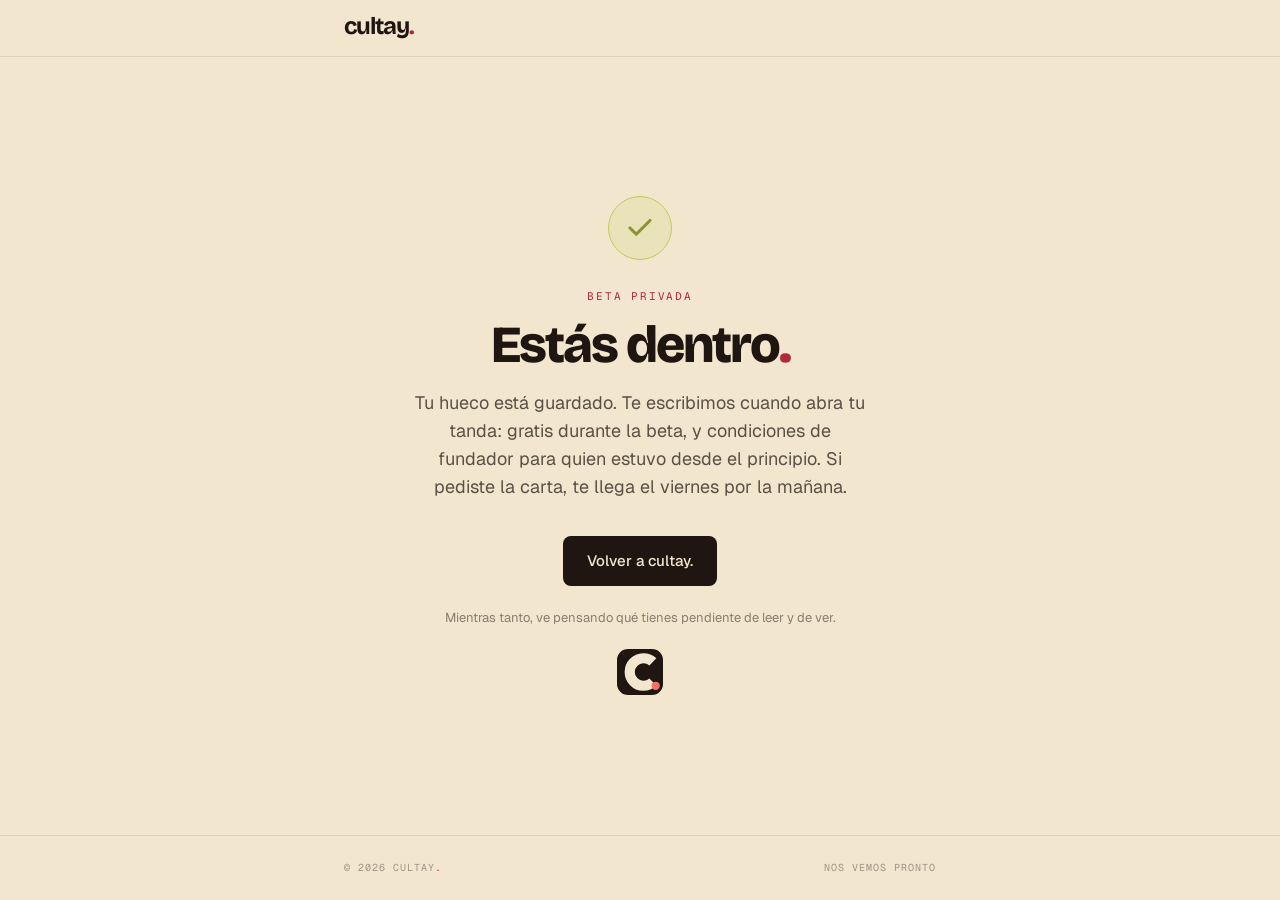
<file: gracias.html>
<!DOCTYPE html>
<html lang="es">
<head>
  <meta charset="UTF-8" />
  <meta name="viewport" content="width=device-width, initial-scale=1.0" />
  <title>cultay. — Suscripción confirmada</title>
  <meta name="description" content="Tu suscripción a la beta de cultay está confirmada." />
  <meta name="robots" content="noindex" />

  <link rel="icon" type="image/svg+xml" href="/favicon.svg" />
  <link rel="icon" type="image/png" href="/favicon.png" />
  <link rel="apple-touch-icon" href="/apple-touch-icon.png" />

  <link rel="preconnect" href="https://fonts.googleapis.com" />
  <link rel="preconnect" href="https://fonts.gstatic.com" crossorigin />
  <link rel="stylesheet" href="https://fonts.googleapis.com/css2?family=Bricolage+Grotesque:opsz,wght@12..96,400;12..96,600;12..96,700;12..96,800&family=Geist:wght@300;400;500;600&family=Geist+Mono:wght@400;500&display=swap" />

  <style>
    :root {
      --hueso:#F2E7CE; --arena:#E5D5B5; --ink:#1F1612; --vermut:#B22838;
      --coral:#F47265; --pistacho:#BFCB5C; --berenjena:#381B2A;
      --line:rgba(31,22,18,0.10); --line-med:rgba(31,22,18,0.18);
    }
    *,*::before,*::after{box-sizing:border-box;margin:0;padding:0;}
    html{scroll-behavior:smooth;}
    body{
      background:var(--hueso);color:var(--ink);
      font-family:'Geist',sans-serif;font-size:16px;line-height:1.6;
      -webkit-font-smoothing:antialiased;
      min-height:100vh;display:flex;flex-direction:column;
    }
    a{color:inherit;text-decoration:none;}

    nav{border-bottom:1px solid var(--line);padding:14px 0;}
    .container{width:100%;max-width:640px;margin:0 auto;padding:0 24px;}
    .wordmark{font-family:'Bricolage Grotesque',sans-serif;font-weight:700;font-size:24px;letter-spacing:-0.045em;line-height:1;color:var(--ink);}
    .wordmark .dot{color:var(--vermut);}

    main{flex:1;display:flex;align-items:center;justify-content:center;padding:64px 0;}
    .card{text-align:center;}
    .check{
      width:64px;height:64px;border-radius:50%;
      background:rgba(191,203,92,0.18);border:1.5px solid var(--pistacho);
      display:flex;align-items:center;justify-content:center;margin:0 auto 28px;
    }
    .kicker{font-family:'Geist Mono',monospace;font-size:11px;letter-spacing:0.16em;text-transform:uppercase;color:var(--vermut);margin-bottom:14px;}
    h1{font-family:'Bricolage Grotesque',sans-serif;font-weight:800;font-size:clamp(34px,6vw,52px);letter-spacing:-0.04em;line-height:0.98;margin-bottom:18px;}
    h1 .dot{color:var(--vermut);}
    .lead{font-size:18px;line-height:1.55;color:rgba(31,22,18,0.72);max-width:460px;margin:0 auto 36px;}
    .cta{
      display:inline-block;background:var(--ink);color:var(--hueso);
      font-family:'Geist',sans-serif;font-size:15px;font-weight:500;
      padding:13px 24px;border-radius:8px;transition:background 0.18s;
    }
    .cta:hover{background:var(--berenjena);}
    .note{margin-top:22px;font-size:13px;color:rgba(31,22,18,0.5);}
    .mark{display:block;margin:20px auto 0;border-radius:11px;}

    footer{border-top:1px solid var(--line);padding:24px 0;}
    .footer-inner{display:flex;align-items:center;justify-content:space-between;}
    .footer-copy{font-family:'Geist Mono',monospace;font-size:10px;letter-spacing:0.1em;color:rgba(31,22,18,0.4);text-transform:uppercase;}
    .footer-copy .dot{color:var(--vermut);}
    @media (max-width:540px){.footer-inner{flex-direction:column;gap:12px;text-align:center;}}
  </style>
</head>
<body>

  <nav>
    <div class="container">
      <a href="index.html" class="wordmark">cultay<span class="dot">.</span></a>
    </div>
  </nav>

  <main>
    <div class="container">
      <div class="card">
        <div class="check">
          <svg width="30" height="30" viewBox="0 0 24 24" fill="none" stroke="#8A9430" stroke-width="2.5" stroke-linecap="round" stroke-linejoin="round"><path d="M20 6 L9 17 L4 12"/></svg>
        </div>
        <p class="kicker">Beta privada</p>
        <h1>Estás dentro<span class="dot">.</span></h1>
        <p class="lead">
          Tu hueco está guardado. Te escribimos cuando abra tu tanda: gratis durante la beta, y condiciones de fundador para quien estuvo desde el principio. Si pediste la carta, te llega el viernes por la mañana.
        </p>
        <a href="index.html" class="cta">Volver a cultay.</a>
        <p class="note">Mientras tanto, ve pensando qué tienes pendiente de leer y de ver.</p>
        <svg class="mark" width="46" height="46" viewBox="0 0 100 100" xmlns="http://www.w3.org/2000/svg" role="img" aria-label="cultay">
          <rect width="100" height="100" fill="#1F1612"></rect>
          <path d="M 78 28 A 30 30 0 1 0 78 72" fill="none" stroke="#F2E7CE" stroke-width="22" stroke-linecap="butt"></path>
          <circle cx="84" cy="80" r="9" fill="#F47265"></circle>
        </svg>
      </div>
    </div>
  </main>

  <footer>
    <div class="container">
      <div class="footer-inner">
        <div class="footer-copy">© 2026 cultay<span class="dot">.</span></div>
        <div class="footer-copy">Nos vemos pronto</div>
      </div>
    </div>
  </footer>

</body>
</html>
</file>
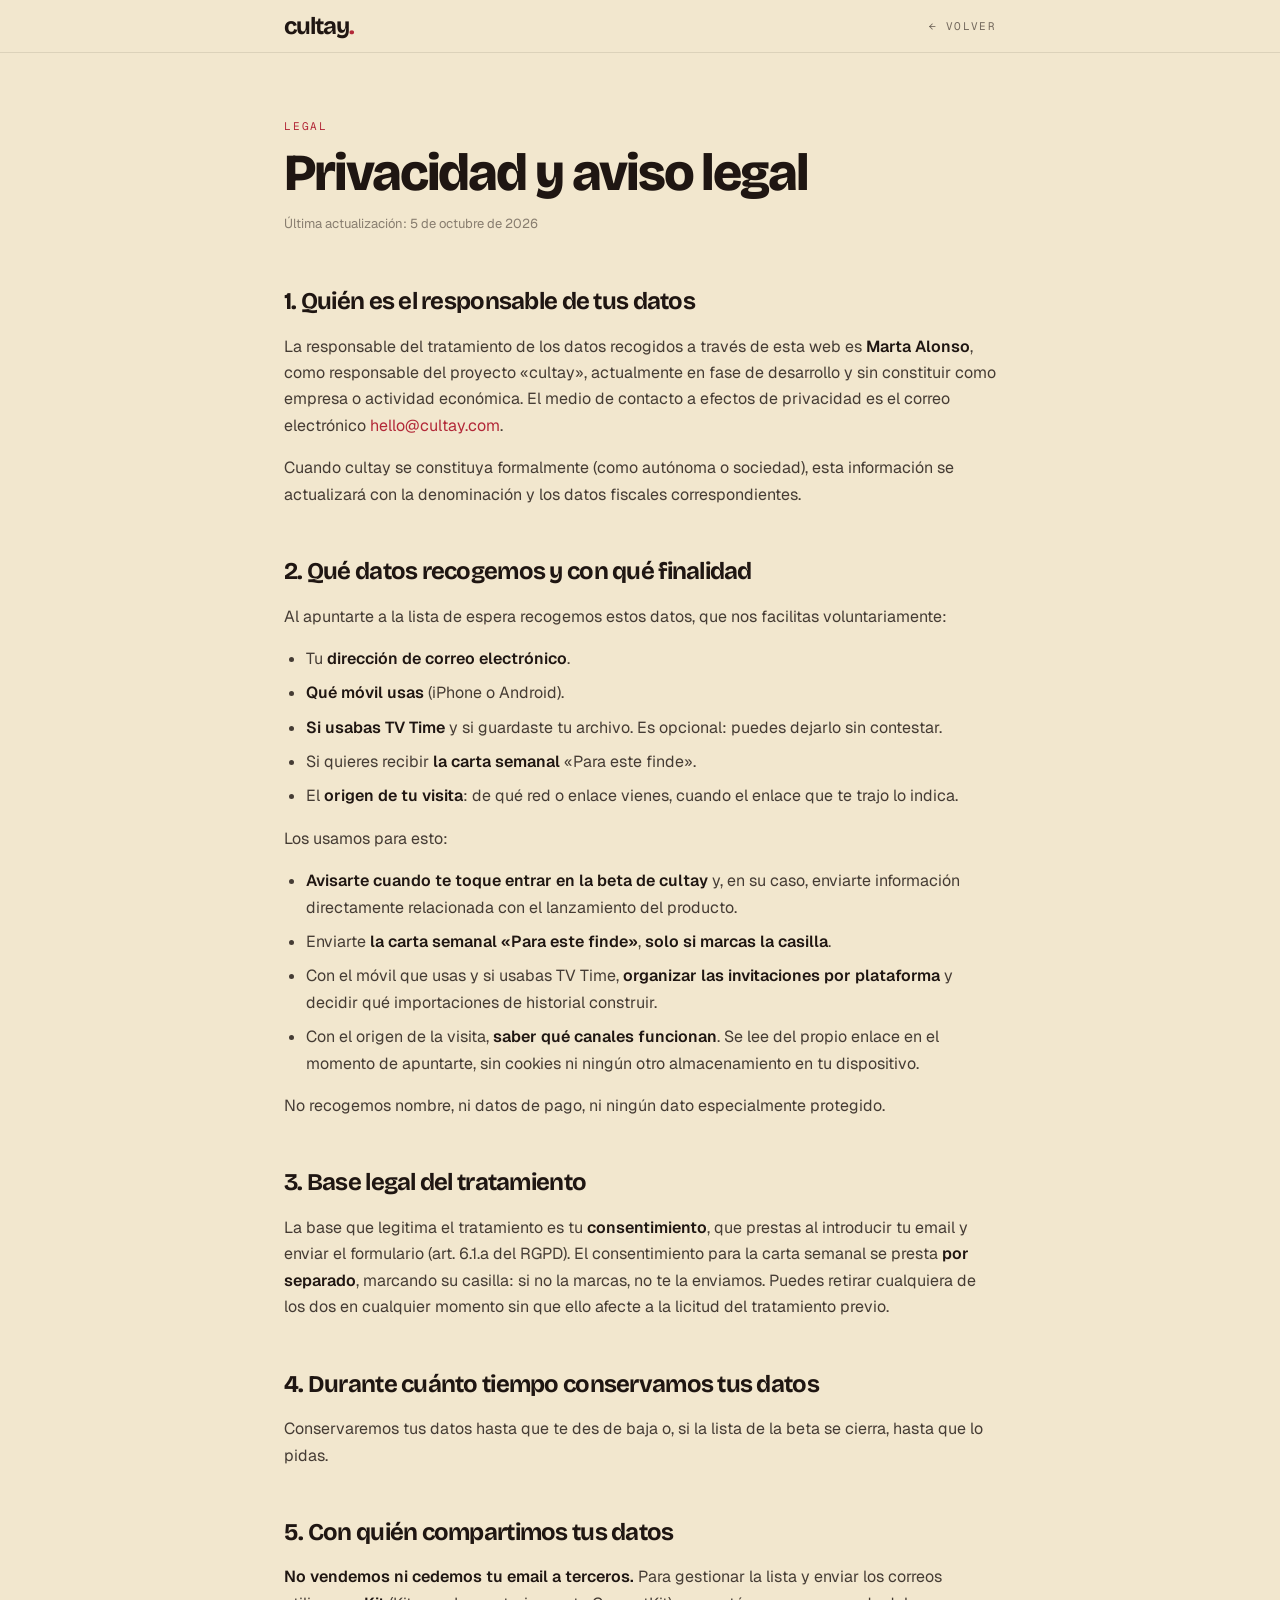
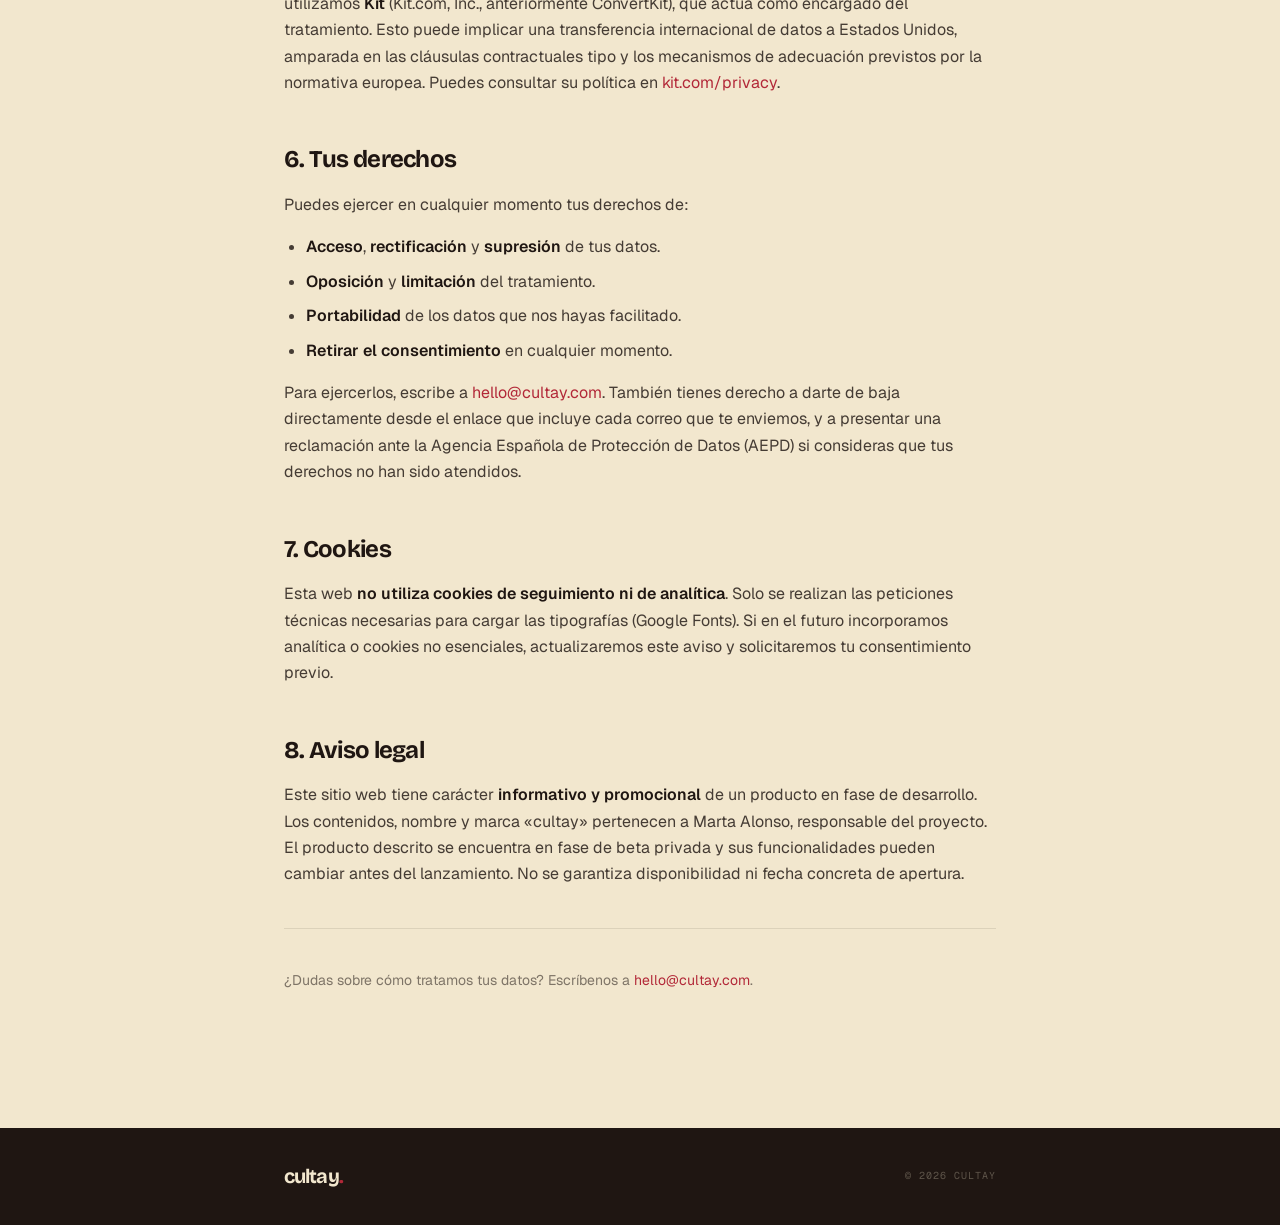
<file: privacidad.html>
<!DOCTYPE html>
<html lang="es">
<head>
  <meta charset="UTF-8" />
  <meta name="viewport" content="width=device-width, initial-scale=1.0" />
  <title>cultay. — Privacidad y aviso legal</title>
  <meta name="description" content="Política de privacidad, aviso legal y uso de cookies de cultay." />
  <meta name="robots" content="noindex" />

  <link rel="icon" type="image/svg+xml" href="/favicon.svg" />
  <link rel="icon" type="image/png" href="/favicon.png" />
  <link rel="apple-touch-icon" href="/apple-touch-icon.png" />

  <link rel="preconnect" href="https://fonts.googleapis.com" />
  <link rel="preconnect" href="https://fonts.gstatic.com" crossorigin />
  <link rel="stylesheet" href="https://fonts.googleapis.com/css2?family=Bricolage+Grotesque:opsz,wght@12..96,400;12..96,600;12..96,700;12..96,800&family=Geist:wght@300;400;500;600&family=Geist+Mono:wght@400;500&display=swap" />

  <style>
    :root {
      --hueso:#F2E7CE; --arena:#E5D5B5; --ink:#1F1612; --vermut:#B22838;
      --berenjena:#381B2A; --line:rgba(31,22,18,0.10); --line-med:rgba(31,22,18,0.18);
    }
    *,*::before,*::after{box-sizing:border-box;margin:0;padding:0;}
    html{scroll-behavior:smooth;}
    body{background:var(--hueso);color:var(--ink);font-family:'Geist',sans-serif;font-size:16px;line-height:1.65;-webkit-font-smoothing:antialiased;}
    a{color:var(--vermut);text-decoration:none;}
    a:hover{text-decoration:underline;}
    .container{width:100%;max-width:760px;margin:0 auto;padding:0 24px;}

    nav{position:sticky;top:0;z-index:100;background:var(--hueso);border-bottom:1px solid var(--line);padding:14px 0;}
    .nav-inner{display:flex;align-items:center;justify-content:space-between;}
    .wordmark{font-family:'Bricolage Grotesque',sans-serif;font-weight:700;font-size:24px;letter-spacing:-0.045em;line-height:1;color:var(--ink);}
    .wordmark .dot{color:var(--vermut);}
    .nav-back{font-family:'Geist Mono',monospace;font-size:11px;letter-spacing:0.12em;text-transform:uppercase;color:rgba(31,22,18,0.6);}

    .legal{padding:64px 0 96px;}
    .legal .kicker{font-family:'Geist Mono',monospace;font-size:11px;letter-spacing:0.16em;text-transform:uppercase;color:var(--vermut);margin-bottom:14px;}
    .legal h1{font-family:'Bricolage Grotesque',sans-serif;font-weight:800;font-size:clamp(34px,5vw,52px);letter-spacing:-0.04em;line-height:0.95;margin-bottom:14px;}
    .legal .updated{font-size:13px;color:rgba(31,22,18,0.5);margin-bottom:48px;}
    .legal h2{font-family:'Bricolage Grotesque',sans-serif;font-weight:700;font-size:24px;letter-spacing:-0.03em;margin:44px 0 12px;}
    .legal h3{font-family:'Geist',sans-serif;font-weight:600;font-size:17px;margin:24px 0 8px;}
    .legal p{margin-bottom:16px;color:rgba(31,22,18,0.82);}
    .legal ul{margin:0 0 16px 22px;color:rgba(31,22,18,0.82);}
    .legal li{margin-bottom:8px;}
    .legal strong{font-weight:600;color:var(--ink);}
    .legal hr{border:none;border-top:1px solid var(--line);margin:40px 0;}
    .note{background:var(--arena);border:1px solid var(--line-med);border-radius:12px;padding:18px 20px;font-size:14px;color:rgba(31,22,18,0.75);margin-bottom:32px;}
    .note strong{color:var(--ink);}

    footer{background:var(--ink);color:var(--hueso);padding:32px 0;margin-top:24px;}
    .footer-inner{display:flex;align-items:center;justify-content:space-between;}
    .footer-wordmark{font-family:'Bricolage Grotesque',sans-serif;font-weight:700;font-size:20px;letter-spacing:-0.045em;color:var(--hueso);}
    .footer-wordmark .dot{color:var(--vermut);}
    .footer-copy{font-family:'Geist Mono',monospace;font-size:10px;letter-spacing:0.1em;color:rgba(242,231,206,0.3);text-transform:uppercase;}
    @media (max-width:540px){.footer-inner{flex-direction:column;gap:14px;text-align:center;}}
  </style>
</head>
<body>

  <nav>
    <div class="container">
      <div class="nav-inner">
        <a href="index.html" class="wordmark">cultay<span class="dot">.</span></a>
        <a href="index.html" class="nav-back">← Volver</a>
      </div>
    </div>
  </nav>

  <section class="legal">
    <div class="container">
      <p class="kicker">Legal</p>
      <h1>Privacidad y aviso legal</h1>
      <p class="updated">Última actualización: 5 de octubre de 2026</p>

      <h2>1. Quién es el responsable de tus datos</h2>
      <p>
        La responsable del tratamiento de los datos recogidos a través de esta web es
        <strong>Marta Alonso</strong>, como responsable del proyecto «cultay»,
        actualmente en fase de desarrollo y sin constituir como empresa o actividad económica.
        El medio de contacto a efectos de privacidad es el correo electrónico
        <a href="mailto:hello@cultay.com">hello@cultay.com</a>.
      </p>
      <p>
        Cuando cultay se constituya formalmente (como autónoma o sociedad), esta información se
        actualizará con la denominación y los datos fiscales correspondientes.
      </p>

      <h2>2. Qué datos recogemos y con qué finalidad</h2>
      <p>Al apuntarte a la lista de espera recogemos estos datos, que nos facilitas voluntariamente:</p>
      <ul>
        <li>Tu <strong>dirección de correo electrónico</strong>.</li>
        <li><strong>Qué móvil usas</strong> (iPhone o Android).</li>
        <li><strong>Si usabas TV Time</strong> y si guardaste tu archivo. Es opcional: puedes dejarlo sin contestar.</li>
        <li>Si quieres recibir <strong>la carta semanal</strong> «Para este finde».</li>
        <li>El <strong>origen de tu visita</strong>: de qué red o enlace vienes, cuando el enlace que te trajo lo indica.</li>
      </ul>
      <p>Los usamos para esto:</p>
      <ul>
        <li><strong>Avisarte cuando te toque entrar en la beta de cultay</strong> y, en su caso, enviarte información directamente relacionada con el lanzamiento del producto.</li>
        <li>Enviarte <strong>la carta semanal «Para este finde»</strong>, <strong>solo si marcas la casilla</strong>.</li>
        <li>Con el móvil que usas y si usabas TV Time, <strong>organizar las invitaciones por plataforma</strong> y decidir qué importaciones de historial construir.</li>
        <li>Con el origen de la visita, <strong>saber qué canales funcionan</strong>. Se lee del propio enlace en el momento de apuntarte, sin cookies ni ningún otro almacenamiento en tu dispositivo.</li>
      </ul>
      <p>No recogemos nombre, ni datos de pago, ni ningún dato especialmente protegido.</p>

      <h2>3. Base legal del tratamiento</h2>
      <p>
        La base que legitima el tratamiento es tu <strong>consentimiento</strong>, que prestas al introducir
        tu email y enviar el formulario (art. 6.1.a del RGPD). El consentimiento para la carta semanal se
        presta <strong>por separado</strong>, marcando su casilla: si no la marcas, no te la enviamos.
        Puedes retirar cualquiera de los dos en cualquier momento sin que ello afecte a la licitud del
        tratamiento previo.
      </p>

      <h2>4. Durante cuánto tiempo conservamos tus datos</h2>
      <p>
        Conservaremos tus datos hasta que te des de baja o, si la lista de la beta se cierra, hasta que lo pidas.
      </p>

      <h2>5. Con quién compartimos tus datos</h2>
      <p>
        <strong>No vendemos ni cedemos tu email a terceros.</strong> Para gestionar la lista y enviar los
        correos utilizamos <strong>Kit</strong> (Kit.com, Inc., anteriormente ConvertKit),
        que actúa como encargado del tratamiento. Esto puede implicar una transferencia internacional de datos
        a Estados Unidos, amparada en las cláusulas contractuales tipo y los mecanismos de adecuación previstos
        por la normativa europea. Puedes consultar su política en
        <a href="https://kit.com/privacy" target="_blank" rel="noopener">kit.com/privacy</a>.
      </p>

      <h2>6. Tus derechos</h2>
      <p>Puedes ejercer en cualquier momento tus derechos de:</p>
      <ul>
        <li><strong>Acceso</strong>, <strong>rectificación</strong> y <strong>supresión</strong> de tus datos.</li>
        <li><strong>Oposición</strong> y <strong>limitación</strong> del tratamiento.</li>
        <li><strong>Portabilidad</strong> de los datos que nos hayas facilitado.</li>
        <li><strong>Retirar el consentimiento</strong> en cualquier momento.</li>
      </ul>
      <p>
        Para ejercerlos, escribe a <a href="mailto:hello@cultay.com">hello@cultay.com</a>. También tienes
        derecho a darte de baja directamente desde el enlace que incluye cada correo que te enviemos, y a
        presentar una reclamación ante la Agencia Española de Protección de Datos (AEPD) si consideras
        que tus derechos no han sido atendidos.
      </p>

      <h2>7. Cookies</h2>
      <p>
        Esta web <strong>no utiliza cookies de seguimiento ni de analítica</strong>. Solo se realizan las
        peticiones técnicas necesarias para cargar las tipografías (Google Fonts). Si en el futuro
        incorporamos analítica o cookies no esenciales, actualizaremos este aviso y solicitaremos tu
        consentimiento previo.
      </p>

      <h2>8. Aviso legal</h2>
      <p>
        Este sitio web tiene carácter <strong>informativo y promocional</strong> de un producto en fase de
        desarrollo. Los contenidos, nombre y marca «cultay» pertenecen a Marta Alonso, responsable del
        proyecto. El producto descrito se encuentra en fase de beta privada y sus funcionalidades pueden
        cambiar antes del lanzamiento. No se garantiza disponibilidad ni fecha concreta de apertura.
      </p>

      <hr/>
      <p style="font-size:14px;color:rgba(31,22,18,0.55);">
        ¿Dudas sobre cómo tratamos tus datos? Escríbenos a
        <a href="mailto:hello@cultay.com">hello@cultay.com</a>.
      </p>
    </div>
  </section>

  <footer>
    <div class="container">
      <div class="footer-inner">
        <div class="footer-wordmark">cultay<span class="dot">.</span></div>
        <div class="footer-copy">© 2026 cultay</div>
      </div>
    </div>
  </footer>

</body>
</html>
</file>
<file: landing.css>
/* CULTAY · Landing — dirección Marker · Vermut v3
   Base oscura. Dos bandas claras como recurso editorial, no como tema conmutable. */

/* ── tipografías autoalojadas (Bricolage Grotesque, Geist, Geist Mono — SIL OFL 1.1,
   mismo origen que Google Fonts, subset "latin" que cubre ñ, acentos, ¿ ¡ ' — · ′) ── */
@font-face{
  font-family:'Bricolage Grotesque Variable';
  font-style:normal;
  font-display:swap;
  font-weight:200 800;
  src:url('./fonts/bricolage-grotesque-latin.woff2') format('woff2-variations');
  unicode-range:U+0000-00FF,U+0131,U+0152-0153,U+02BB-02BC,U+02C6,U+02DA,U+02DC,U+0304,U+0308,U+0329,U+2000-206F,U+20AC,U+2122,U+2191,U+2193,U+2212,U+2215,U+FEFF,U+FFFD;
}
@font-face{
  font-family:'Geist Variable';
  font-style:normal;
  font-display:swap;
  font-weight:100 900;
  src:url('./fonts/geist-latin.woff2') format('woff2-variations');
  unicode-range:U+0000-00FF,U+0131,U+0152-0153,U+02BB-02BC,U+02C6,U+02DA,U+02DC,U+0304,U+0308,U+0329,U+2000-206F,U+20AC,U+2122,U+2191,U+2193,U+2212,U+2215,U+FEFF,U+FFFD;
}
@font-face{
  font-family:'Geist Mono Variable';
  font-style:normal;
  font-display:swap;
  font-weight:100 900;
  src:url('./fonts/geist-mono-latin.woff2') format('woff2-variations');
  unicode-range:U+0000-00FF,U+0131,U+0152-0153,U+02BB-02BC,U+02C6,U+02DA,U+02DC,U+0304,U+0308,U+0329,U+2000-206F,U+20AC,U+2122,U+2191,U+2193,U+2212,U+2215,U+FEFF,U+FFFD;
}

*{box-sizing:border-box;margin:0;padding:0}
:root{
  --surface:#241120;--surface2:#381B2A;--paper:#301727;
  --ink:#F2E7CE;--muted:rgba(242,231,206,.62);--faint:rgba(242,231,206,.4);
  --primary:#F47265;--primaryD:#E0574A;--vermut:#B22838;
  --pist:#BFCB5C;--mant:#E8BE5A;--beren:#381B2A;
  --line:rgba(242,231,206,.18);--line2:rgba(242,231,206,.09);
  --display:'Bricolage Grotesque Variable','Bricolage Grotesque',sans-serif;
  --ui:'Geist Variable',Geist,sans-serif;
  --mono:'Geist Mono Variable','Geist Mono',monospace;
  --shape:26px 26px 26px 5px;
}
.hueso{
  --surface:#F2E7CE;--surface2:#E5D5B5;--paper:#FBF4E4;
  --ink:#1F1612;--muted:rgba(31,22,18,.56);--faint:rgba(31,22,18,.38);
  --primary:#B22838;--primaryD:#8E1D2C;
  --line:rgba(31,22,18,.14);--line2:rgba(31,22,18,.08);
}
html{scroll-behavior:smooth}
body{background:var(--surface);color:var(--ink);font-family:var(--ui);-webkit-font-smoothing:antialiased;text-wrap:pretty;overflow-x:hidden}
a{color:var(--primary);text-decoration:none;transition:color .12s}
a:hover{color:var(--ink)}
:focus-visible{outline:2px solid var(--primary);outline-offset:3px}
img,svg{display:block}
.ic{width:20px;height:20px;fill:none;stroke:currentColor;stroke-width:2.1;stroke-linecap:round;stroke-linejoin:round;flex:none}
.ic.s{width:15px;height:15px;stroke-width:2.3}
.ic.b{width:28px;height:28px;stroke-width:2}
.ic.fill{fill:currentColor;stroke:none}

/* ── tipografía ── */
.cap{font-family:var(--mono);font-size:11px;font-weight:500;letter-spacing:.13em;text-transform:uppercase;color:var(--faint);display:flex;align-items:center;gap:9px}
.d{font-family:var(--display);font-weight:700;letter-spacing:-.045em;line-height:.9}
.xl{font-size:clamp(46px,7.2vw,104px);letter-spacing:-.055em;line-height:.9}
.lg{font-size:clamp(36px,4.6vw,64px)}
.md{font-size:clamp(28px,3.2vw,42px);letter-spacing:-.04em;line-height:.98}
.sm{font-size:23px;letter-spacing:-.035em;line-height:1.15}
.d i{color:var(--primary);font-style:normal}
.lead{font-size:clamp(17px,1.35vw,19.5px);line-height:1.5;color:var(--muted)}
.data{font-family:var(--mono);font-size:12px;letter-spacing:.04em}

/* ── estructura ── */
.band{background:var(--surface);color:var(--ink);position:relative}
.wrap{max-width:1200px;margin:0 auto;padding:0 40px}
.sec{padding:132px 0}
.sec.tight{padding:96px 0}
.head{max-width:760px}
.head .d{margin-top:20px}
.head .lead{margin-top:22px;max-width:600px}
.rule{height:1px;background:var(--line2);border:0}

/* ── botones ── */
.btn{display:inline-flex;align-items:center;justify-content:center;gap:9px;height:52px;padding:0 24px;border-radius:6px;font-family:var(--ui);font-size:15.5px;font-weight:600;border:1px solid transparent;cursor:pointer;transition:background .14s,border-color .14s,color .14s;white-space:nowrap}
.btn.sm{height:40px;padding:0 16px;font-size:14px;border-radius:5px}
.btn.p{background:var(--primary);color:#2A1420}
.btn.p:hover{background:var(--primaryD)}
.hueso .btn.p{color:#F7EFDC}
.btn.o{border-color:var(--ink);color:var(--ink)}
.btn.o:hover{background:var(--ink);color:var(--surface)}
.btn.g{color:var(--muted);padding:0 8px;background:transparent}
.btn.g:hover{color:var(--ink)}
.btn.inv{background:#F7EFDC;color:#B22838}
.btn.inv:hover{background:#fff}
.acts{display:flex;flex-wrap:wrap;gap:12px;align-items:center}

/* ── nav ── */
.nav{position:sticky;top:0;z-index:40;height:78px;background:rgba(36,17,32,.86);backdrop-filter:blur(14px);border-bottom:1px solid transparent;transition:border-color .2s}
.nav.stuck{border-bottom-color:var(--line2)}
.nav .wrap{height:100%;display:flex;align-items:center;gap:28px}
.brand{display:flex;align-items:center;gap:11px;color:var(--ink)}
.wm{font-family:var(--display);font-weight:700;font-size:25px;letter-spacing:-.045em}
.wm i{color:var(--primary);font-style:normal}
.navlinks{display:flex;gap:32px;margin-left:26px;font-size:15px;font-weight:450}
.navlinks a{color:var(--muted)}
.navr{margin-left:auto;display:flex;align-items:center;gap:20px}
.pill{font-family:var(--mono);font-size:10.5px;letter-spacing:.11em;text-transform:uppercase;color:var(--primary);border:1px solid var(--primary);border-radius:14px;padding:6px 12px}

/* ── hero ── */
.hero{padding:104px 0 116px;position:relative;overflow:hidden}
.hero .grid{display:grid;grid-template-columns:minmax(0,1.06fr) minmax(0,.94fr);gap:72px;align-items:center}
.hero .xl{margin-top:26px}
.hero .lead{margin-top:28px;max-width:480px}
.hero .acts{margin-top:38px}
.hero .fine{margin-top:20px;font-size:13.5px;color:var(--faint)}
.glow{position:absolute;width:900px;height:900px;right:-320px;top:-380px;border-radius:50%;background:radial-gradient(circle,rgba(244,114,101,.16),rgba(244,114,101,0) 62%);pointer-events:none}
/* tarjeta de resultado — el "money shot" */
.result{position:relative;border-radius:var(--shape);background:var(--surface2);border:1px solid var(--line2);padding:26px;overflow:hidden}
.result .gm{position:absolute;right:-48px;bottom:-54px;width:180px;height:180px;opacity:.1;color:currentColor;--primary:currentColor;pointer-events:none}
.rgrid{display:grid;grid-template-columns:172px minmax(0,1fr);gap:26px;align-items:start;position:relative}
.cover{aspect-ratio:2/3;border-radius:3px;overflow:hidden;background:var(--surface)}
.cover img{width:100%;height:100%;object-fit:cover;display:block}
.rmeta{display:flex;align-items:center;gap:10px;font-family:var(--mono);font-size:13.5px;letter-spacing:.04em;color:var(--muted);margin-top:14px;flex-wrap:wrap}
.ttag{display:inline-flex;align-items:center;height:22px;padding:0 10px;border-radius:11px;font-family:var(--mono);font-size:10.5px;font-weight:500;letter-spacing:.1em;text-transform:uppercase;flex:none}
.ttag.pelicula{background:var(--primary);color:#2A1420}
.hueso .ttag.pelicula{color:#F7EFDC}
.ttag.serie{background:var(--pist);color:#26290C}
.ttag.libro{background:var(--mant);color:#3A2A08}
.why{margin-top:22px;border-radius:var(--shape);background:var(--surface);padding:20px 22px 22px;position:relative}
.why p{font-family:var(--display);font-weight:500;font-size:17.5px;line-height:1.32;letter-spacing:-.02em;margin-top:11px}
.why p b{font-weight:700}
.ract{display:flex;gap:10px;margin-top:20px;flex-wrap:wrap;position:relative}

/* ── demo ── */
.demo{border-radius:var(--shape);background:var(--surface2);padding:44px 48px 48px;position:relative;overflow:hidden;margin-top:52px}
.demo .gm{position:absolute;right:-70px;bottom:-90px;width:300px;height:300px;opacity:.07;color:currentColor;--primary:currentColor;pointer-events:none}
.qrow{display:grid;grid-template-columns:132px minmax(0,1fr);gap:22px;align-items:center;padding:20px 0;border-top:1px solid var(--line2);position:relative}
.qrow:first-of-type{border-top:0;padding-top:6px}
.chips{display:flex;gap:9px;flex-wrap:wrap}
.chip{display:inline-flex;align-items:center;gap:7px;height:40px;padding:0 17px;border-radius:20px;border:1px solid transparent;font-family:var(--display);font-weight:500;font-size:14.5px;letter-spacing:-.022em;color:var(--ink);background:var(--surface2);cursor:pointer;transition:background .12s,border-color .12s,color .12s}
.chip[aria-pressed=true]{background:var(--primary);border-color:var(--primary);color:#2A1420;font-weight:600}
.hueso .chip[aria-pressed=true]{color:#F7EFDC}
.demo .chip{background:var(--surface)}
.demo .chip[aria-pressed=true]{background:var(--primary);border-color:var(--primary);color:#2A1420;font-weight:600}
.demo .acts{margin-top:28px;position:relative}
.demo .fine{font-size:13px;color:var(--faint)}
#demoResult{margin-top:32px;position:relative}
#demoResult[hidden]{display:none}
.dres{display:grid;grid-template-columns:132px minmax(0,1fr);gap:24px;align-items:start;border-top:1px solid var(--line2);padding-top:32px;animation:rise .4s cubic-bezier(.2,.7,.3,1)}
@keyframes rise{from{opacity:0;transform:translateY(10px)}to{opacity:1;transform:none}}

/* ── problema ── */
.rivals{display:grid;grid-template-columns:repeat(3,1fr);gap:0;margin-top:56px;border-top:1px solid var(--line)}
.rival{padding:30px 32px 34px;border-right:1px solid var(--line);display:flex;flex-direction:column}
.rival:last-child{border-right:0}
.rival:first-child{padding-left:0}
.rival .ic{color:var(--muted)}
.rival h3{margin-top:20px}
.rival p{font-size:15px;line-height:1.5;color:var(--muted);margin-top:12px;margin-bottom:22px}
.rival .lack{margin-top:auto;padding-top:14px;border-top:1px solid var(--line2);font-size:15px;font-weight:600;color:var(--ink);display:flex;gap:9px;align-items:flex-start}
.rival .lack .ic{color:var(--primary);margin-top:2px}
.punch{margin-top:64px;padding-top:44px;border-top:1px solid var(--line);display:grid;grid-template-columns:minmax(0,1fr) 300px;gap:56px;align-items:end}
.punch p{font-size:16px;line-height:1.55;color:var(--muted)}

/* ── mockup de app ── */
.shot{margin-top:54px;border-radius:12px;overflow:hidden;border:1px solid var(--line);background:#241120}
.shotbar{height:44px;display:flex;align-items:center;gap:8px;padding:0 16px;background:var(--surface2);border-bottom:1px solid var(--line2)}
.dots{display:flex;gap:7px}
.dots i{width:11px;height:11px;border-radius:50%;background:var(--line);display:block}
.url{font-family:var(--mono);font-size:11.5px;color:var(--faint);letter-spacing:.03em;margin:0 auto;padding:5px 16px;border-radius:5px;background:rgba(0,0,0,.14)}
.tswitch{display:flex;border:1px solid var(--line);border-radius:14px;overflow:hidden;flex:none}
.tswitch button{border:0;background:transparent;color:var(--muted);font-family:var(--mono);font-size:10px;letter-spacing:.09em;text-transform:uppercase;padding:6px 11px;cursor:pointer}
.tswitch button[aria-pressed=true]{background:var(--ink);color:var(--surface)}
.viewport{position:relative;overflow:hidden;aspect-ratio:1440/770;background:var(--surface2)}
.appshot{position:absolute;top:0;left:0;width:100%;height:100%;object-fit:cover;object-position:top;display:block}
.fade{position:absolute;left:0;right:0;bottom:0;height:130px;background:linear-gradient(to top,var(--surface),transparent);pointer-events:none}

/* ── dos columnas de detalle ── */
.duo{display:grid;grid-template-columns:repeat(2,1fr);gap:20px;margin-top:52px}
.pane{border-radius:var(--shape);background:var(--surface2);border:1px solid var(--line2);padding:30px 32px 34px;position:relative;overflow:hidden}
.pane .gm{position:absolute;right:-56px;bottom:-64px;width:190px;height:190px;opacity:.08;color:currentColor;--primary:currentColor;pointer-events:none}
.pane h3{margin-top:18px;position:relative}
.pane p{font-size:15.5px;line-height:1.52;color:var(--muted);margin-top:14px;position:relative}
.stars{display:flex;gap:6px;align-items:center;margin-top:24px;position:relative;color:var(--primary)}
.stars .ic{width:22px;height:22px}
.stars em{font-family:var(--mono);font-size:12px;font-style:normal;color:var(--muted);margin-left:8px;letter-spacing:.04em}
.tags{display:flex;gap:8px;flex-wrap:wrap;margin-top:22px;position:relative}
.tag{font-family:var(--mono);font-size:11px;letter-spacing:.08em;text-transform:uppercase;background:var(--surface2);border:0;border-radius:13px;padding:6px 12px;color:var(--muted);cursor:default}
.pane .tag{background:var(--surface)}
.panelink{position:relative;display:inline-flex;align-items:center;gap:8px;margin-top:22px;font-size:15px;font-weight:600;color:var(--primary)}
.panelink:hover{color:var(--ink)}

/* ── cifras / wrapped ── */
.tiles{display:grid;grid-template-columns:repeat(4,1fr);gap:16px;margin-top:52px}
.tile{position:relative;overflow:hidden;border-radius:var(--shape);padding:22px 22px 26px;min-height:230px;display:flex;flex-direction:column;background:radial-gradient(125% 105% at 100% 100%,rgba(0,0,0,.17),rgba(0,0,0,0) 60%),var(--tile)}
.tile .gm{position:absolute;right:-56px;bottom:-60px;width:118px;height:118px;opacity:.22;color:currentColor;--primary:currentColor;pointer-events:none}
.tile .ic{position:relative;opacity:.55}
.tile .num{position:relative;font-family:var(--display);font-weight:700;font-size:58px;line-height:.9;letter-spacing:-.055em;margin-top:auto}
.tile .num span{font-size:27px;letter-spacing:-.02em}
.tile .lab{position:relative;font-family:var(--display);font-weight:500;font-size:15px;letter-spacing:-.022em;opacity:.78;margin-top:11px;line-height:1.2}
.tile.pelis{--tile:#B22838;color:#F7EFDC}
.tile.series{--tile:#BFCB5C;color:#26290C}
.tile.libros{--tile:#E8BE5A;color:#3A2A08}
.tile.lectura{--tile:#381B2A;color:#F2E7CE}

/* ── español ── */
.four{display:grid;grid-template-columns:repeat(2,1fr);gap:0;margin-top:56px;border-top:1px solid var(--line)}
.pt{padding:32px 40px 36px 0;border-bottom:1px solid var(--line)}
.pt:nth-child(even){padding-left:40px;border-left:1px solid var(--line)}
.pt:nth-last-child(-n+2){border-bottom:0}
.pt .k{font-family:var(--mono);font-size:11px;letter-spacing:.13em;color:var(--primary)}
.pt h3{margin-top:16px}
.pt p{font-size:15.5px;line-height:1.52;color:var(--muted);margin-top:12px;max-width:420px}

/* ── faq ── */
.faq{margin-top:48px;border-top:1px solid var(--line)}
.faq details{border-bottom:1px solid var(--line)}
.faq summary{list-style:none;cursor:pointer;padding:26px 0;display:flex;align-items:center;gap:20px;font-family:var(--display);font-weight:700;font-size:21px;letter-spacing:-.03em}
.faq summary::-webkit-details-marker{display:none}
.faq summary .ic{margin-left:auto;color:var(--muted);transition:transform .18s}
.faq details[open] summary .ic{transform:rotate(90deg);color:var(--primary)}
.faq p{font-size:16px;line-height:1.58;color:var(--muted);max-width:680px;padding-bottom:28px}

/* ── cta ── */
.cta{background:var(--vermut);color:#F7EFDC;position:relative;overflow:hidden}
.cta .gm{position:absolute;right:-60px;bottom:-120px;width:420px;height:420px;opacity:.1;color:#F7EFDC;--primary:rgba(247,239,220,.5);pointer-events:none}
.cta .wrap{position:relative;padding-top:110px;padding-bottom:114px}
.cta .cap{color:rgba(247,239,220,.55)}
.cta .d i{color:#E8BE5A}
.cta .lead{color:rgba(247,239,220,.78);margin-top:22px;max-width:520px}
.form{display:flex;flex-direction:column;gap:24px;margin-top:36px;max-width:560px}
.form .email{display:flex;align-items:center;height:52px;padding:0 18px;border-radius:6px;background:rgba(247,239,220,.1);border:1px solid rgba(247,239,220,.3)}
.form .email input{flex:1;min-width:0;border:0;background:transparent;outline:0;font:inherit;font-size:15.5px;color:#F7EFDC}
.form .email input::placeholder{color:rgba(247,239,220,.5)}
.form .email:focus-within{border-color:#F7EFDC}
.fset{border:0;padding:0;margin:0;min-width:0}
.fset legend{padding:0;font-family:var(--display);font-weight:600;font-size:16.5px;letter-spacing:-.02em;color:#F7EFDC}
.fset .opc{margin-left:8px;font-family:var(--mono);font-size:10.5px;font-weight:500;letter-spacing:.11em;text-transform:uppercase;color:rgba(247,239,220,.55)}
.fhelp{margin-top:5px;font-size:13.5px;line-height:1.5;color:rgba(247,239,220,.6)}
.opts{display:flex;gap:9px;flex-wrap:wrap;margin-top:12px}
.opt{position:relative;display:inline-flex}
.opt input{position:absolute;inset:0;width:100%;height:100%;margin:0;opacity:0;cursor:pointer}
.opt span{display:inline-flex;align-items:center;min-height:40px;padding:8px 17px;border-radius:20px;border:1px solid rgba(247,239,220,.3);background:rgba(247,239,220,.1);font-family:var(--display);font-weight:500;font-size:14.5px;letter-spacing:-.022em;line-height:1.3;color:#F7EFDC;transition:background .12s,border-color .12s,color .12s}
.opt:hover span{border-color:#F7EFDC}
.opt input:checked+span{background:#F7EFDC;border-color:#F7EFDC;color:#B22838;font-weight:600}
.opt input:focus-visible+span{outline:2px solid #F7EFDC;outline-offset:3px}
.fcheck{display:flex;align-items:flex-start;gap:12px;font-size:14.5px;line-height:1.5;color:rgba(247,239,220,.86);cursor:pointer}
.fcheck input{appearance:none;-webkit-appearance:none;flex:none;display:grid;place-content:center;width:22px;height:22px;margin:0;border-radius:5px;border:1px solid rgba(247,239,220,.5);background:rgba(247,239,220,.1);cursor:pointer;transition:background .12s,border-color .12s}
.fcheck input:checked{background:#F7EFDC;border-color:#F7EFDC}
.fcheck input:checked::after{content:"";width:11px;height:6px;border-left:2px solid #B22838;border-bottom:2px solid #B22838;transform:translateY(-1px) rotate(-45deg)}
.fcheck input:focus-visible{outline:2px solid #F7EFDC;outline-offset:3px}
.ferr{display:none;margin-top:10px;font-size:13.5px;font-weight:600;color:#F7EFDC}
.ferr.show{display:block}
.form .btn{align-self:flex-start}
.ctafine{margin-top:20px;font-size:13.5px;color:rgba(247,239,220,.6);max-width:520px;line-height:1.5}
.ctafine a{color:#F7EFDC;text-decoration:underline;text-underline-offset:3px}
.btn[disabled]{opacity:.6;cursor:default}
.success-msg{display:none;margin-top:36px;max-width:560px;font-family:var(--display);font-weight:700;font-size:19.5px;letter-spacing:-.02em;line-height:1.35;color:#F7EFDC}
.success-msg.show{display:block}
.form-error{display:none;margin-top:14px;font-size:13.5px;color:#F7EFDC}
.form-error.show{display:block}

/* ── footer ── */
.foot{background:#1B0B17;color:var(--ink);padding:72px 0 56px;position:relative;overflow:hidden}
.fgrid{display:grid;grid-template-columns:minmax(0,1fr) repeat(3,140px);gap:44px}
.foot h4{font-family:var(--mono);font-size:11px;letter-spacing:.13em;text-transform:uppercase;color:var(--faint);margin-bottom:18px}
.foot ul{list-style:none;display:flex;flex-direction:column;gap:12px;font-size:15px}
.foot ul a{color:var(--muted)}
.fbot{margin-top:64px;padding-top:26px;border-top:1px solid var(--line2);display:flex;justify-content:space-between;gap:20px;font-family:var(--mono);font-size:11.5px;letter-spacing:.05em;color:var(--faint);flex-wrap:wrap}
.foot .gm{position:absolute;right:-40px;bottom:-140px;width:360px;height:360px;opacity:.05;color:var(--ink);--primary:var(--primary);pointer-events:none}

/* ── responsive ── */
@media(max-width:1100px){
  .hero .grid{grid-template-columns:1fr;gap:56px}
  .punch{grid-template-columns:1fr;gap:28px;align-items:start}
  .navlinks{display:none}
}
@media(max-width:900px){
  .sec{padding:96px 0}.wrap{padding:0 28px}
  .rivals{grid-template-columns:1fr}
  .rival{border-right:0;border-bottom:1px solid var(--line);padding-left:0;padding-right:0}
  .rival:last-child{border-bottom:0}
  .tiles{grid-template-columns:repeat(2,1fr)}
  .duo{grid-template-columns:1fr}
  .four{grid-template-columns:1fr}
  .pt,.pt:nth-child(even){padding:28px 0;border-left:0;border-bottom:1px solid var(--line)}
  .pt:last-child{border-bottom:0}
  .demo{padding:30px 24px 34px}
  .qrow{grid-template-columns:1fr;gap:12px;align-items:start}
  .fgrid{grid-template-columns:1fr;gap:36px}
  /* la captura real pasa a sangre en móvil, con un recorte algo más alto */
  .shot{margin-left:-28px;margin-right:-28px;border-radius:0;border-left:0;border-right:0}
  .viewport{aspect-ratio:920/660}
}
@media(max-width:620px){
  .rgrid,.dres{grid-template-columns:1fr}
  .cover{max-width:180px}
  .form .btn{align-self:stretch}
  .btn{width:100%}
  .acts .btn{width:auto;flex:1}
}
</file>
